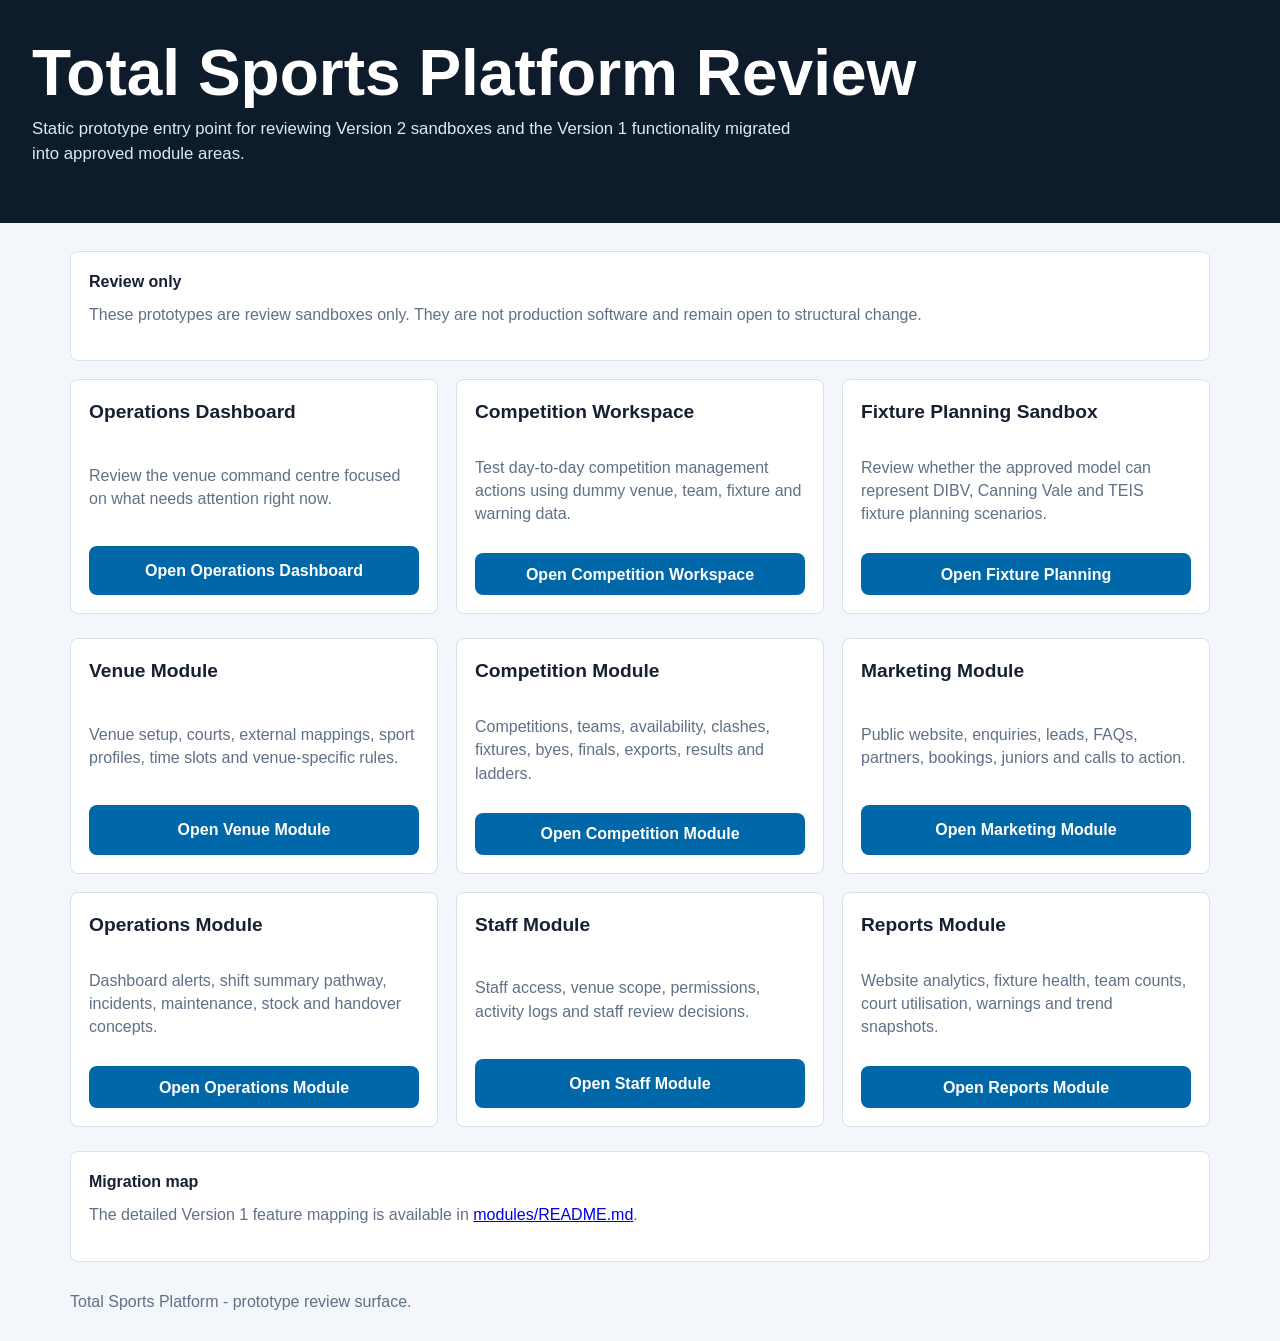
<file: index.html>
﻿<!doctype html>
<html lang="en">
<head>
  <meta charset="utf-8">
  <meta name="viewport" content="width=device-width, initial-scale=1">
  <title>Total Sports Platform Review</title>
  <style>
    :root {
      --ink: #172033;
      --muted: #607086;
      --line: #d8e0e8;
      --paper: #ffffff;
      --soft: #f3f7fb;
      --dark: #0d1b2a;
      --blue: #0067a8;
    }

    * { box-sizing: border-box; }

    body {
      margin: 0;
      color: var(--ink);
      background: var(--soft);
      font-family: Arial, Helvetica, sans-serif;
      line-height: 1.45;
    }

    header {
      padding: 40px 32px;
      color: white;
      background: var(--dark);
    }

    main {
      width: min(1140px, calc(100% - 32px));
      margin: 28px auto;
    }

    h1 {
      margin: 0;
      font-size: clamp(2rem, 5vw, 4rem);
      line-height: 1.05;
    }

    h2 { margin: 0 0 8px; font-size: 1.2rem; }
    p { margin-top: 10px; color: var(--muted); }
    header p { max-width: 760px; color: #dceaf5; font-size: 1.05rem; }

    .note,
    .sandbox-card {
      border: 1px solid var(--line);
      border-radius: 8px;
      background: var(--paper);
    }

    .note { padding: 18px; margin-bottom: 18px; }

    .sandbox-grid {
      display: grid;
      grid-template-columns: repeat(3, minmax(0, 1fr));
      gap: 18px;
      margin-bottom: 24px;
    }

    .sandbox-card {
      display: grid;
      gap: 12px;
      padding: 18px;
    }

    .sandbox-card a {
      display: inline-flex;
      justify-content: center;
      align-items: center;
      min-height: 42px;
      padding: 0 14px;
      border-radius: 8px;
      background: var(--blue);
      color: white;
      font-weight: 700;
      text-decoration: none;
    }

    .sandbox-card a:hover { filter: brightness(0.92); }

    footer {
      width: min(1140px, calc(100% - 32px));
      margin: 28px auto;
      color: var(--muted);
    }

    @media (max-width: 900px) {
      .sandbox-grid { grid-template-columns: 1fr; }
    }
  </style>
</head>
<body>
  <header>
    <h1>Total Sports Platform Review</h1>
    <p>Static prototype entry point for reviewing Version 2 sandboxes and the Version 1 functionality migrated into approved module areas.</p>
  </header>

  <main>
    <section class="note">
      <strong>Review only</strong>
      <p>These prototypes are review sandboxes only. They are not production software and remain open to structural change.</p>
    </section>

    <section class="sandbox-grid" aria-label="Operational review sandboxes">
      <article class="sandbox-card">
        <h2>Operations Dashboard</h2>
        <p>Review the venue command centre focused on what needs attention right now.</p>
        <a href="sandboxes/operations-dashboard/">Open Operations Dashboard</a>
      </article>

      <article class="sandbox-card">
        <h2>Competition Workspace</h2>
        <p>Test day-to-day competition management actions using dummy venue, team, fixture and warning data.</p>
        <a href="sandboxes/competition-workspace/">Open Competition Workspace</a>
      </article>

      <article class="sandbox-card">
        <h2>Fixture Planning Sandbox</h2>
        <p>Review whether the approved model can represent DIBV, Canning Vale and TEIS fixture planning scenarios.</p>
        <a href="sandboxes/fixture-planning/">Open Fixture Planning</a>
      </article>
    </section>

    <section class="sandbox-grid" aria-label="Version 1 migrated module areas">
      <article class="sandbox-card">
        <h2>Venue Module</h2>
        <p>Venue setup, courts, external mappings, sport profiles, time slots and venue-specific rules.</p>
        <a href="modules/venue/">Open Venue Module</a>
      </article>

      <article class="sandbox-card">
        <h2>Competition Module</h2>
        <p>Competitions, teams, availability, clashes, fixtures, byes, finals, exports, results and ladders.</p>
        <a href="modules/competition/">Open Competition Module</a>
      </article>

      <article class="sandbox-card">
        <h2>Marketing Module</h2>
        <p>Public website, enquiries, leads, FAQs, partners, bookings, juniors and calls to action.</p>
        <a href="modules/marketing/">Open Marketing Module</a>
      </article>

      <article class="sandbox-card">
        <h2>Operations Module</h2>
        <p>Dashboard alerts, shift summary pathway, incidents, maintenance, stock and handover concepts.</p>
        <a href="modules/operations/">Open Operations Module</a>
      </article>

      <article class="sandbox-card">
        <h2>Staff Module</h2>
        <p>Staff access, venue scope, permissions, activity logs and staff review decisions.</p>
        <a href="modules/staff/">Open Staff Module</a>
      </article>

      <article class="sandbox-card">
        <h2>Reports Module</h2>
        <p>Website analytics, fixture health, team counts, court utilisation, warnings and trend snapshots.</p>
        <a href="modules/reports/">Open Reports Module</a>
      </article>
    </section>

    <section class="note">
      <strong>Migration map</strong>
      <p>The detailed Version 1 feature mapping is available in <a href="modules/README.md">modules/README.md</a>.</p>
    </section>
  </main>

  <footer>
    <p>Total Sports Platform - prototype review surface.</p>
  </footer>
</body>
</html>
</file>
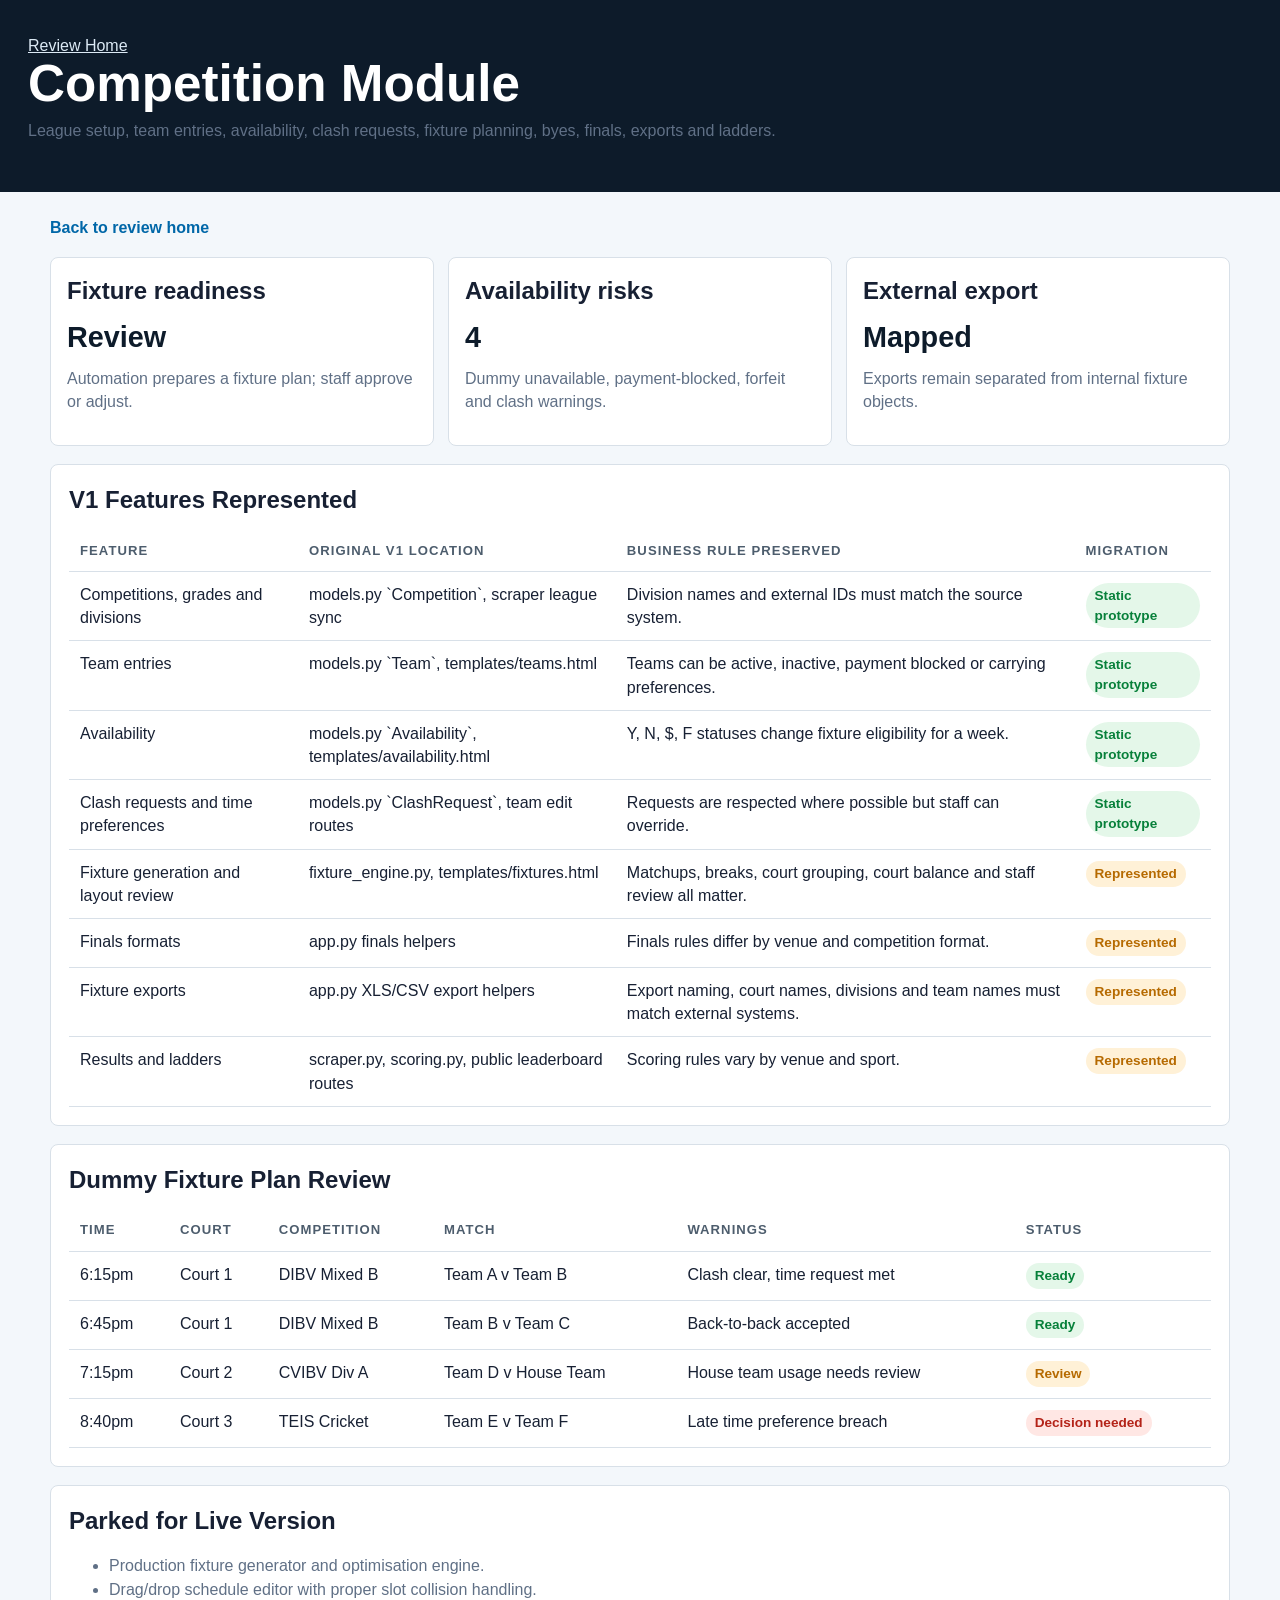
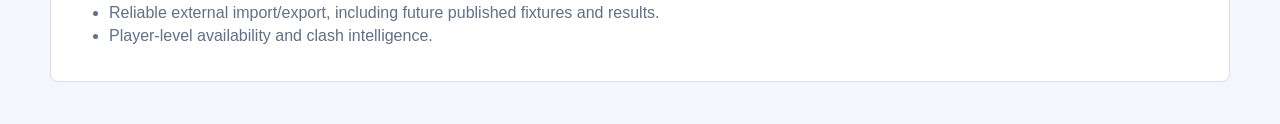
<file: modules/competition/index.html>
﻿<!doctype html>
<html lang="en">
<head>
  <meta charset="utf-8">
  <meta name="viewport" content="width=device-width, initial-scale=1">
  <title>Competition Module | Total Sports Platform Review</title>
  <link rel="stylesheet" href="../styles.css">
</head>
<body>
  <header>
    <a href="../../">Review Home</a>
    <h1>Competition Module</h1>
    <p>League setup, team entries, availability, clash requests, fixture planning, byes, finals, exports and ladders.</p>
  </header>
  <main>
    <a class="back-link" href="../../">Back to review home</a>

    <section class="grid">
      <article class="card"><h2>Fixture readiness</h2><span class="metric">Review</span><p>Automation prepares a fixture plan; staff approve or adjust.</p></article>
      <article class="card"><h2>Availability risks</h2><span class="metric">4</span><p>Dummy unavailable, payment-blocked, forfeit and clash warnings.</p></article>
      <article class="card"><h2>External export</h2><span class="metric">Mapped</span><p>Exports remain separated from internal fixture objects.</p></article>
    </section>

    <section class="section">
      <h2>V1 Features Represented</h2>
      <table>
        <thead><tr><th>Feature</th><th>Original V1 Location</th><th>Business Rule Preserved</th><th>Migration</th></tr></thead>
        <tbody>
          <tr><td>Competitions, grades and divisions</td><td>models.py `Competition`, scraper league sync</td><td>Division names and external IDs must match the source system.</td><td><span class="pill green">Static prototype</span></td></tr>
          <tr><td>Team entries</td><td>models.py `Team`, templates/teams.html</td><td>Teams can be active, inactive, payment blocked or carrying preferences.</td><td><span class="pill green">Static prototype</span></td></tr>
          <tr><td>Availability</td><td>models.py `Availability`, templates/availability.html</td><td>Y, N, $, F statuses change fixture eligibility for a week.</td><td><span class="pill green">Static prototype</span></td></tr>
          <tr><td>Clash requests and time preferences</td><td>models.py `ClashRequest`, team edit routes</td><td>Requests are respected where possible but staff can override.</td><td><span class="pill green">Static prototype</span></td></tr>
          <tr><td>Fixture generation and layout review</td><td>fixture_engine.py, templates/fixtures.html</td><td>Matchups, breaks, court grouping, court balance and staff review all matter.</td><td><span class="pill amber">Represented</span></td></tr>
          <tr><td>Finals formats</td><td>app.py finals helpers</td><td>Finals rules differ by venue and competition format.</td><td><span class="pill amber">Represented</span></td></tr>
          <tr><td>Fixture exports</td><td>app.py XLS/CSV export helpers</td><td>Export naming, court names, divisions and team names must match external systems.</td><td><span class="pill amber">Represented</span></td></tr>
          <tr><td>Results and ladders</td><td>scraper.py, scoring.py, public leaderboard routes</td><td>Scoring rules vary by venue and sport.</td><td><span class="pill amber">Represented</span></td></tr>
        </tbody>
      </table>
    </section>

    <section class="section">
      <h2>Dummy Fixture Plan Review</h2>
      <table>
        <thead><tr><th>Time</th><th>Court</th><th>Competition</th><th>Match</th><th>Warnings</th><th>Status</th></tr></thead>
        <tbody>
          <tr><td>6:15pm</td><td>Court 1</td><td>DIBV Mixed B</td><td>Team A v Team B</td><td>Clash clear, time request met</td><td><span class="pill green">Ready</span></td></tr>
          <tr><td>6:45pm</td><td>Court 1</td><td>DIBV Mixed B</td><td>Team B v Team C</td><td>Back-to-back accepted</td><td><span class="pill green">Ready</span></td></tr>
          <tr><td>7:15pm</td><td>Court 2</td><td>CVIBV Div A</td><td>Team D v House Team</td><td>House team usage needs review</td><td><span class="pill amber">Review</span></td></tr>
          <tr><td>8:40pm</td><td>Court 3</td><td>TEIS Cricket</td><td>Team E v Team F</td><td>Late time preference breach</td><td><span class="pill red">Decision needed</span></td></tr>
        </tbody>
      </table>
    </section>

    <section class="section">
      <h2>Parked for Live Version</h2>
      <ul>
        <li>Production fixture generator and optimisation engine.</li>
        <li>Drag/drop schedule editor with proper slot collision handling.</li>
        <li>Reliable external import/export, including future published fixtures and results.</li>
        <li>Player-level availability and clash intelligence.</li>
      </ul>
    </section>
  </main>
</body>
</html>
</file>
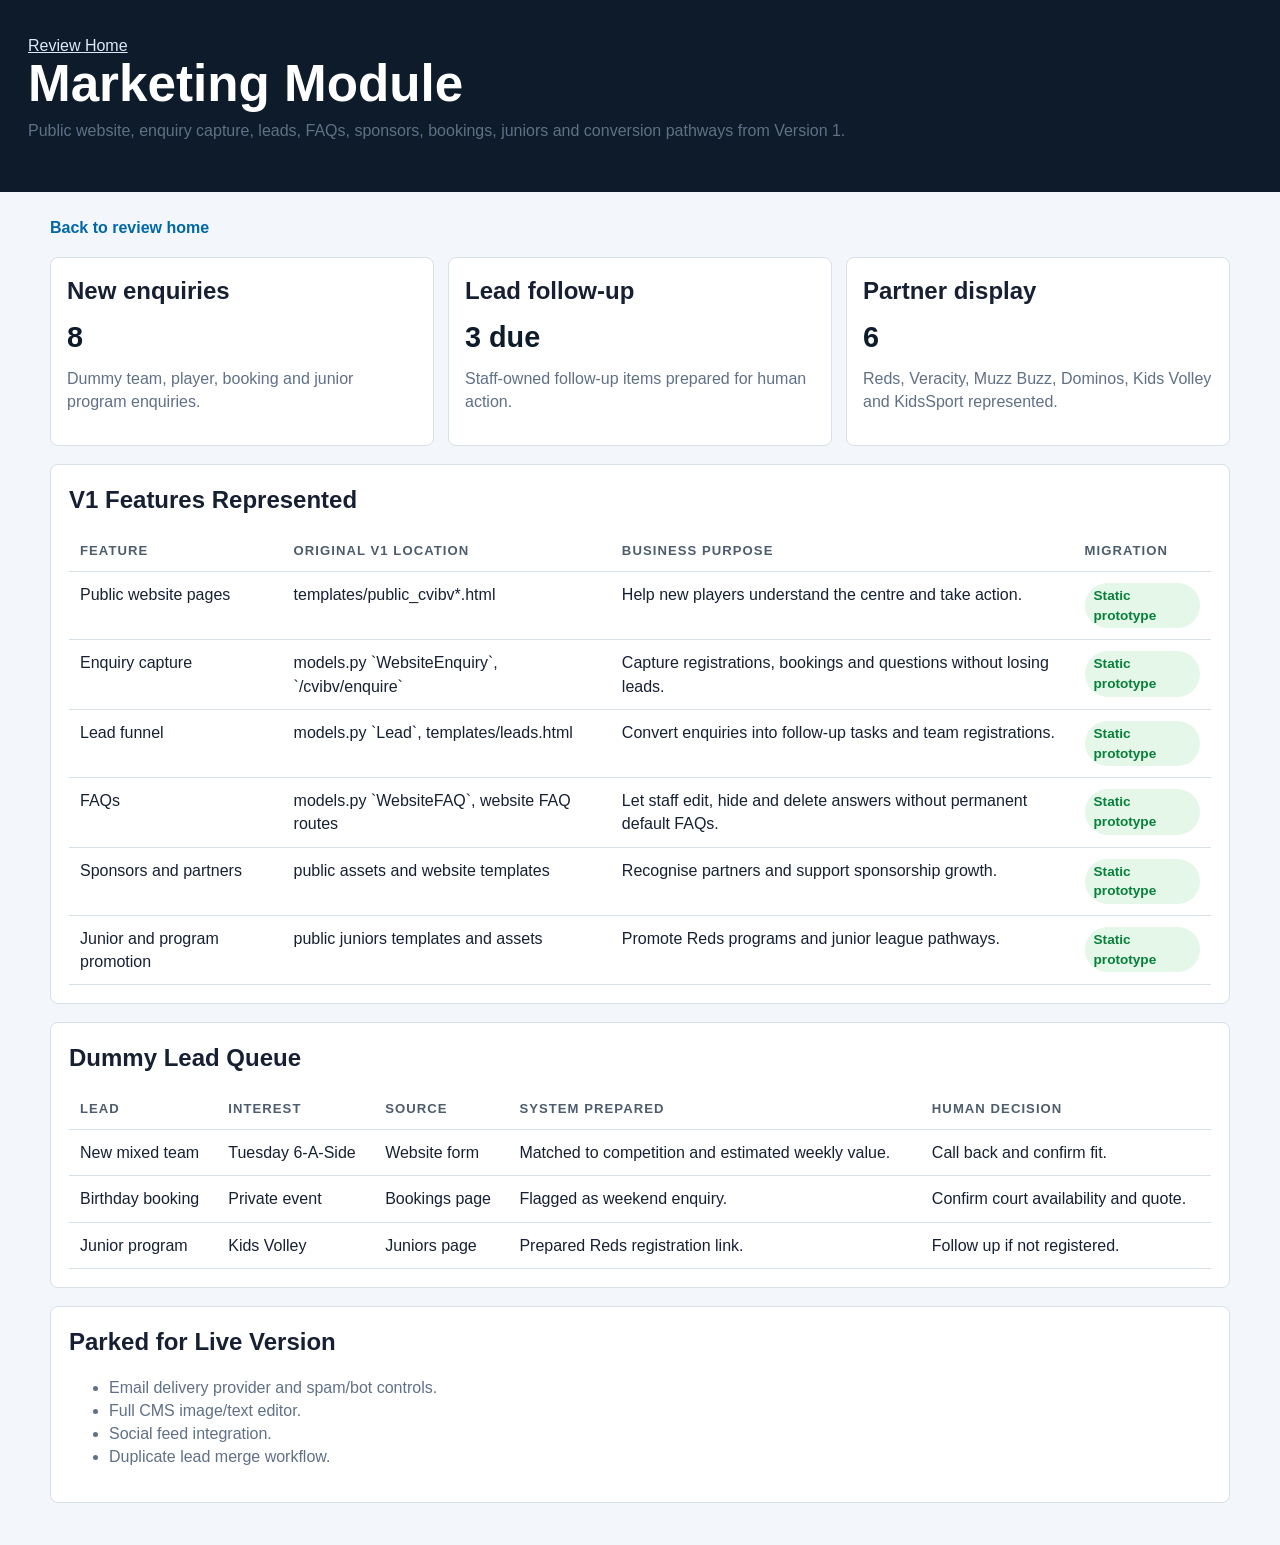
<file: modules/marketing/index.html>
﻿<!doctype html>
<html lang="en">
<head>
  <meta charset="utf-8">
  <meta name="viewport" content="width=device-width, initial-scale=1">
  <title>Marketing Module | Total Sports Platform Review</title>
  <link rel="stylesheet" href="../styles.css">
</head>
<body>
  <header>
    <a href="../../">Review Home</a>
    <h1>Marketing Module</h1>
    <p>Public website, enquiry capture, leads, FAQs, sponsors, bookings, juniors and conversion pathways from Version 1.</p>
  </header>
  <main>
    <a class="back-link" href="../../">Back to review home</a>

    <section class="grid">
      <article class="card"><h2>New enquiries</h2><span class="metric">8</span><p>Dummy team, player, booking and junior program enquiries.</p></article>
      <article class="card"><h2>Lead follow-up</h2><span class="metric">3 due</span><p>Staff-owned follow-up items prepared for human action.</p></article>
      <article class="card"><h2>Partner display</h2><span class="metric">6</span><p>Reds, Veracity, Muzz Buzz, Dominos, Kids Volley and KidsSport represented.</p></article>
    </section>

    <section class="section">
      <h2>V1 Features Represented</h2>
      <table>
        <thead><tr><th>Feature</th><th>Original V1 Location</th><th>Business Purpose</th><th>Migration</th></tr></thead>
        <tbody>
          <tr><td>Public website pages</td><td>templates/public_cvibv*.html</td><td>Help new players understand the centre and take action.</td><td><span class="pill green">Static prototype</span></td></tr>
          <tr><td>Enquiry capture</td><td>models.py `WebsiteEnquiry`, `/cvibv/enquire`</td><td>Capture registrations, bookings and questions without losing leads.</td><td><span class="pill green">Static prototype</span></td></tr>
          <tr><td>Lead funnel</td><td>models.py `Lead`, templates/leads.html</td><td>Convert enquiries into follow-up tasks and team registrations.</td><td><span class="pill green">Static prototype</span></td></tr>
          <tr><td>FAQs</td><td>models.py `WebsiteFAQ`, website FAQ routes</td><td>Let staff edit, hide and delete answers without permanent default FAQs.</td><td><span class="pill green">Static prototype</span></td></tr>
          <tr><td>Sponsors and partners</td><td>public assets and website templates</td><td>Recognise partners and support sponsorship growth.</td><td><span class="pill green">Static prototype</span></td></tr>
          <tr><td>Junior and program promotion</td><td>public juniors templates and assets</td><td>Promote Reds programs and junior league pathways.</td><td><span class="pill green">Static prototype</span></td></tr>
        </tbody>
      </table>
    </section>

    <section class="section">
      <h2>Dummy Lead Queue</h2>
      <table>
        <thead><tr><th>Lead</th><th>Interest</th><th>Source</th><th>System Prepared</th><th>Human Decision</th></tr></thead>
        <tbody>
          <tr><td>New mixed team</td><td>Tuesday 6-A-Side</td><td>Website form</td><td>Matched to competition and estimated weekly value.</td><td>Call back and confirm fit.</td></tr>
          <tr><td>Birthday booking</td><td>Private event</td><td>Bookings page</td><td>Flagged as weekend enquiry.</td><td>Confirm court availability and quote.</td></tr>
          <tr><td>Junior program</td><td>Kids Volley</td><td>Juniors page</td><td>Prepared Reds registration link.</td><td>Follow up if not registered.</td></tr>
        </tbody>
      </table>
    </section>

    <section class="section">
      <h2>Parked for Live Version</h2>
      <ul>
        <li>Email delivery provider and spam/bot controls.</li>
        <li>Full CMS image/text editor.</li>
        <li>Social feed integration.</li>
        <li>Duplicate lead merge workflow.</li>
      </ul>
    </section>
  </main>
</body>
</html>
</file>
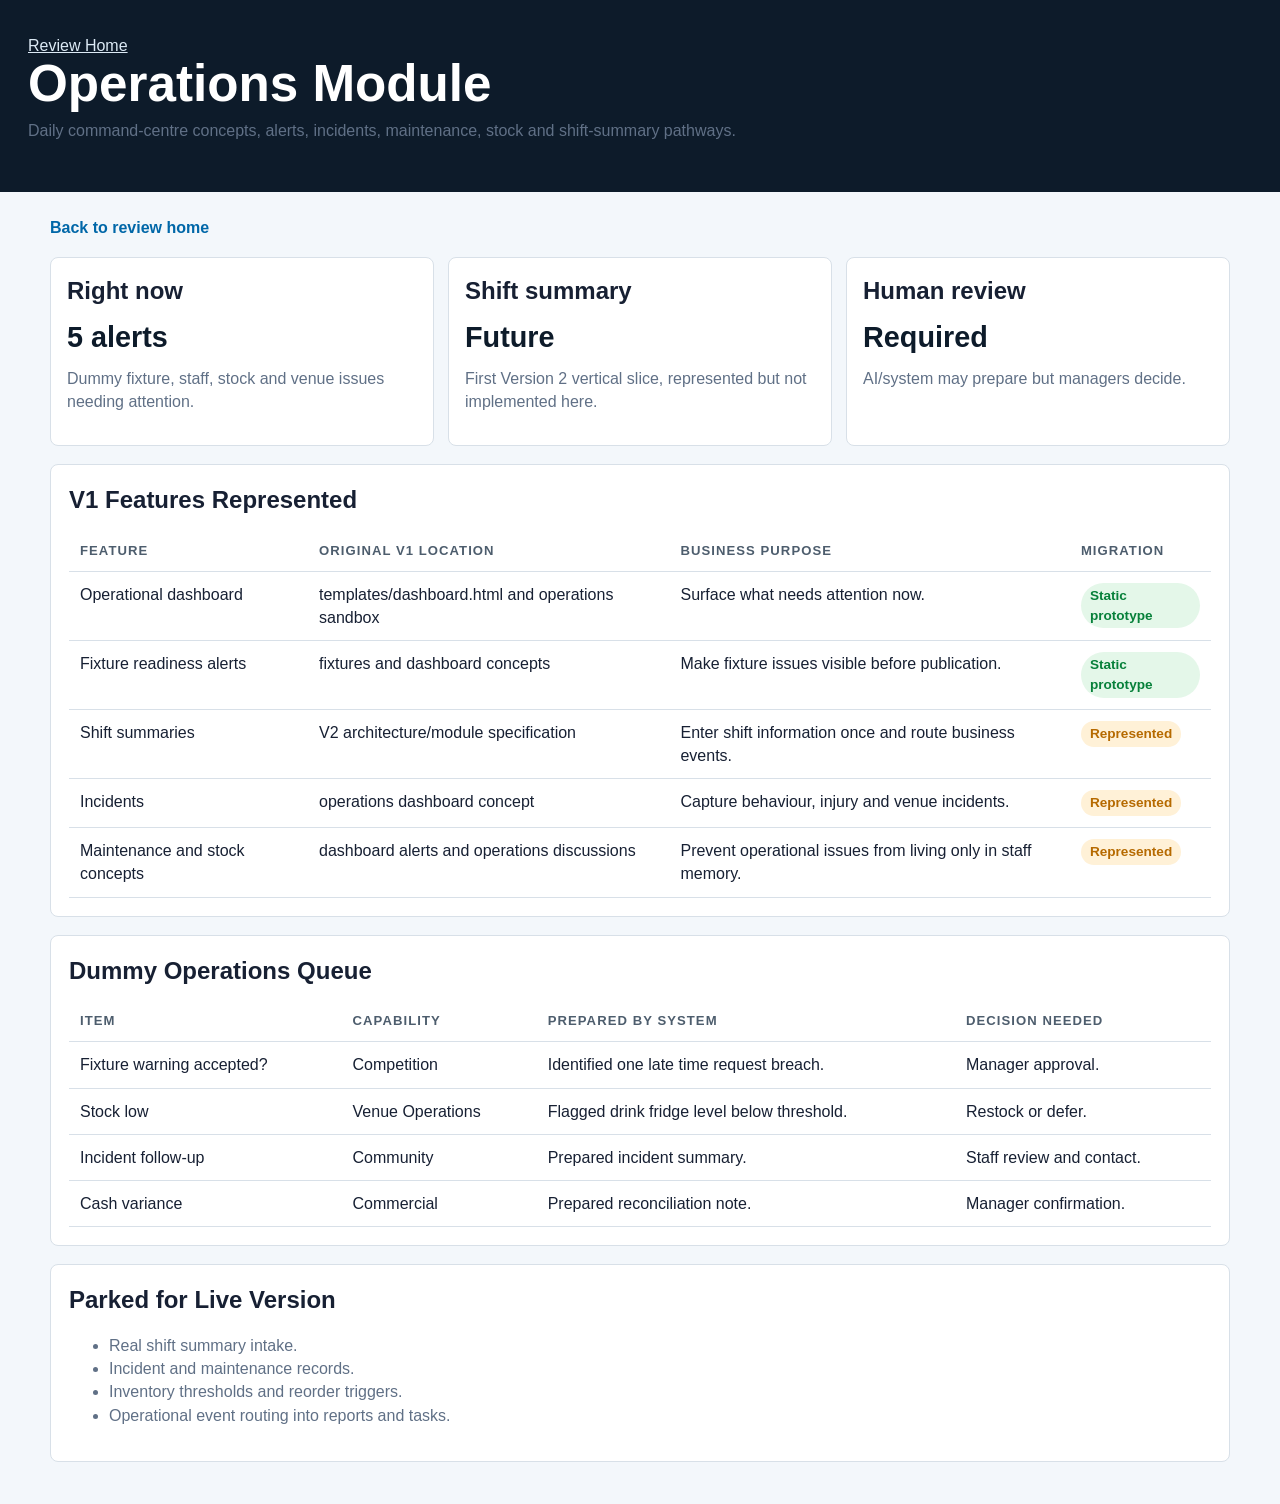
<file: modules/operations/index.html>
﻿<!doctype html>
<html lang="en">
<head>
  <meta charset="utf-8">
  <meta name="viewport" content="width=device-width, initial-scale=1">
  <title>Operations Module | Total Sports Platform Review</title>
  <link rel="stylesheet" href="../styles.css">
</head>
<body>
  <header>
    <a href="../../">Review Home</a>
    <h1>Operations Module</h1>
    <p>Daily command-centre concepts, alerts, incidents, maintenance, stock and shift-summary pathways.</p>
  </header>
  <main>
    <a class="back-link" href="../../">Back to review home</a>

    <section class="grid">
      <article class="card"><h2>Right now</h2><span class="metric">5 alerts</span><p>Dummy fixture, staff, stock and venue issues needing attention.</p></article>
      <article class="card"><h2>Shift summary</h2><span class="metric">Future</span><p>First Version 2 vertical slice, represented but not implemented here.</p></article>
      <article class="card"><h2>Human review</h2><span class="metric">Required</span><p>AI/system may prepare but managers decide.</p></article>
    </section>

    <section class="section">
      <h2>V1 Features Represented</h2>
      <table>
        <thead><tr><th>Feature</th><th>Original V1 Location</th><th>Business Purpose</th><th>Migration</th></tr></thead>
        <tbody>
          <tr><td>Operational dashboard</td><td>templates/dashboard.html and operations sandbox</td><td>Surface what needs attention now.</td><td><span class="pill green">Static prototype</span></td></tr>
          <tr><td>Fixture readiness alerts</td><td>fixtures and dashboard concepts</td><td>Make fixture issues visible before publication.</td><td><span class="pill green">Static prototype</span></td></tr>
          <tr><td>Shift summaries</td><td>V2 architecture/module specification</td><td>Enter shift information once and route business events.</td><td><span class="pill amber">Represented</span></td></tr>
          <tr><td>Incidents</td><td>operations dashboard concept</td><td>Capture behaviour, injury and venue incidents.</td><td><span class="pill amber">Represented</span></td></tr>
          <tr><td>Maintenance and stock concepts</td><td>dashboard alerts and operations discussions</td><td>Prevent operational issues from living only in staff memory.</td><td><span class="pill amber">Represented</span></td></tr>
        </tbody>
      </table>
    </section>

    <section class="section">
      <h2>Dummy Operations Queue</h2>
      <table>
        <thead><tr><th>Item</th><th>Capability</th><th>Prepared By System</th><th>Decision Needed</th></tr></thead>
        <tbody>
          <tr><td>Fixture warning accepted?</td><td>Competition</td><td>Identified one late time request breach.</td><td>Manager approval.</td></tr>
          <tr><td>Stock low</td><td>Venue Operations</td><td>Flagged drink fridge level below threshold.</td><td>Restock or defer.</td></tr>
          <tr><td>Incident follow-up</td><td>Community</td><td>Prepared incident summary.</td><td>Staff review and contact.</td></tr>
          <tr><td>Cash variance</td><td>Commercial</td><td>Prepared reconciliation note.</td><td>Manager confirmation.</td></tr>
        </tbody>
      </table>
    </section>

    <section class="section">
      <h2>Parked for Live Version</h2>
      <ul>
        <li>Real shift summary intake.</li>
        <li>Incident and maintenance records.</li>
        <li>Inventory thresholds and reorder triggers.</li>
        <li>Operational event routing into reports and tasks.</li>
      </ul>
    </section>
  </main>
</body>
</html>
</file>
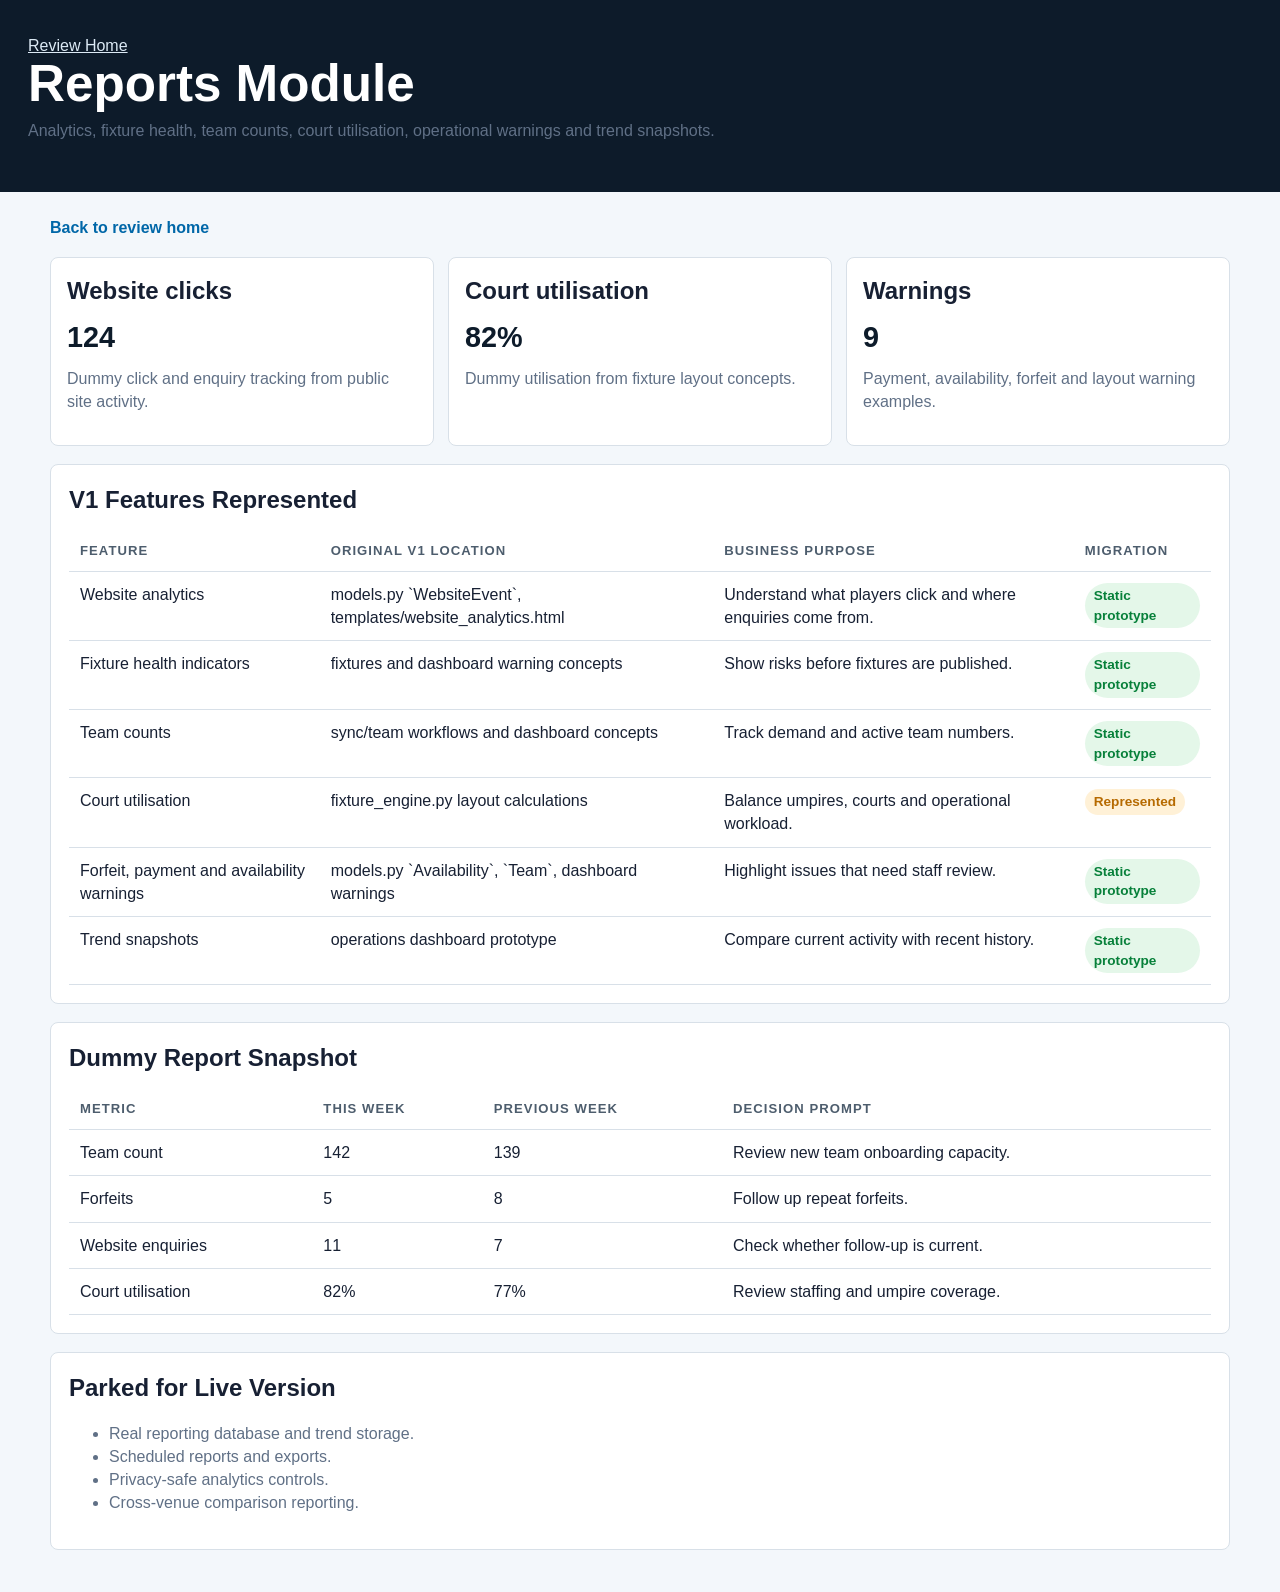
<file: modules/reports/index.html>
﻿<!doctype html>
<html lang="en">
<head>
  <meta charset="utf-8">
  <meta name="viewport" content="width=device-width, initial-scale=1">
  <title>Reports Module | Total Sports Platform Review</title>
  <link rel="stylesheet" href="../styles.css">
</head>
<body>
  <header>
    <a href="../../">Review Home</a>
    <h1>Reports Module</h1>
    <p>Analytics, fixture health, team counts, court utilisation, operational warnings and trend snapshots.</p>
  </header>
  <main>
    <a class="back-link" href="../../">Back to review home</a>

    <section class="grid">
      <article class="card"><h2>Website clicks</h2><span class="metric">124</span><p>Dummy click and enquiry tracking from public site activity.</p></article>
      <article class="card"><h2>Court utilisation</h2><span class="metric">82%</span><p>Dummy utilisation from fixture layout concepts.</p></article>
      <article class="card"><h2>Warnings</h2><span class="metric">9</span><p>Payment, availability, forfeit and layout warning examples.</p></article>
    </section>

    <section class="section">
      <h2>V1 Features Represented</h2>
      <table>
        <thead><tr><th>Feature</th><th>Original V1 Location</th><th>Business Purpose</th><th>Migration</th></tr></thead>
        <tbody>
          <tr><td>Website analytics</td><td>models.py `WebsiteEvent`, templates/website_analytics.html</td><td>Understand what players click and where enquiries come from.</td><td><span class="pill green">Static prototype</span></td></tr>
          <tr><td>Fixture health indicators</td><td>fixtures and dashboard warning concepts</td><td>Show risks before fixtures are published.</td><td><span class="pill green">Static prototype</span></td></tr>
          <tr><td>Team counts</td><td>sync/team workflows and dashboard concepts</td><td>Track demand and active team numbers.</td><td><span class="pill green">Static prototype</span></td></tr>
          <tr><td>Court utilisation</td><td>fixture_engine.py layout calculations</td><td>Balance umpires, courts and operational workload.</td><td><span class="pill amber">Represented</span></td></tr>
          <tr><td>Forfeit, payment and availability warnings</td><td>models.py `Availability`, `Team`, dashboard warnings</td><td>Highlight issues that need staff review.</td><td><span class="pill green">Static prototype</span></td></tr>
          <tr><td>Trend snapshots</td><td>operations dashboard prototype</td><td>Compare current activity with recent history.</td><td><span class="pill green">Static prototype</span></td></tr>
        </tbody>
      </table>
    </section>

    <section class="section">
      <h2>Dummy Report Snapshot</h2>
      <table>
        <thead><tr><th>Metric</th><th>This Week</th><th>Previous Week</th><th>Decision Prompt</th></tr></thead>
        <tbody>
          <tr><td>Team count</td><td>142</td><td>139</td><td>Review new team onboarding capacity.</td></tr>
          <tr><td>Forfeits</td><td>5</td><td>8</td><td>Follow up repeat forfeits.</td></tr>
          <tr><td>Website enquiries</td><td>11</td><td>7</td><td>Check whether follow-up is current.</td></tr>
          <tr><td>Court utilisation</td><td>82%</td><td>77%</td><td>Review staffing and umpire coverage.</td></tr>
        </tbody>
      </table>
    </section>

    <section class="section">
      <h2>Parked for Live Version</h2>
      <ul>
        <li>Real reporting database and trend storage.</li>
        <li>Scheduled reports and exports.</li>
        <li>Privacy-safe analytics controls.</li>
        <li>Cross-venue comparison reporting.</li>
      </ul>
    </section>
  </main>
</body>
</html>
</file>
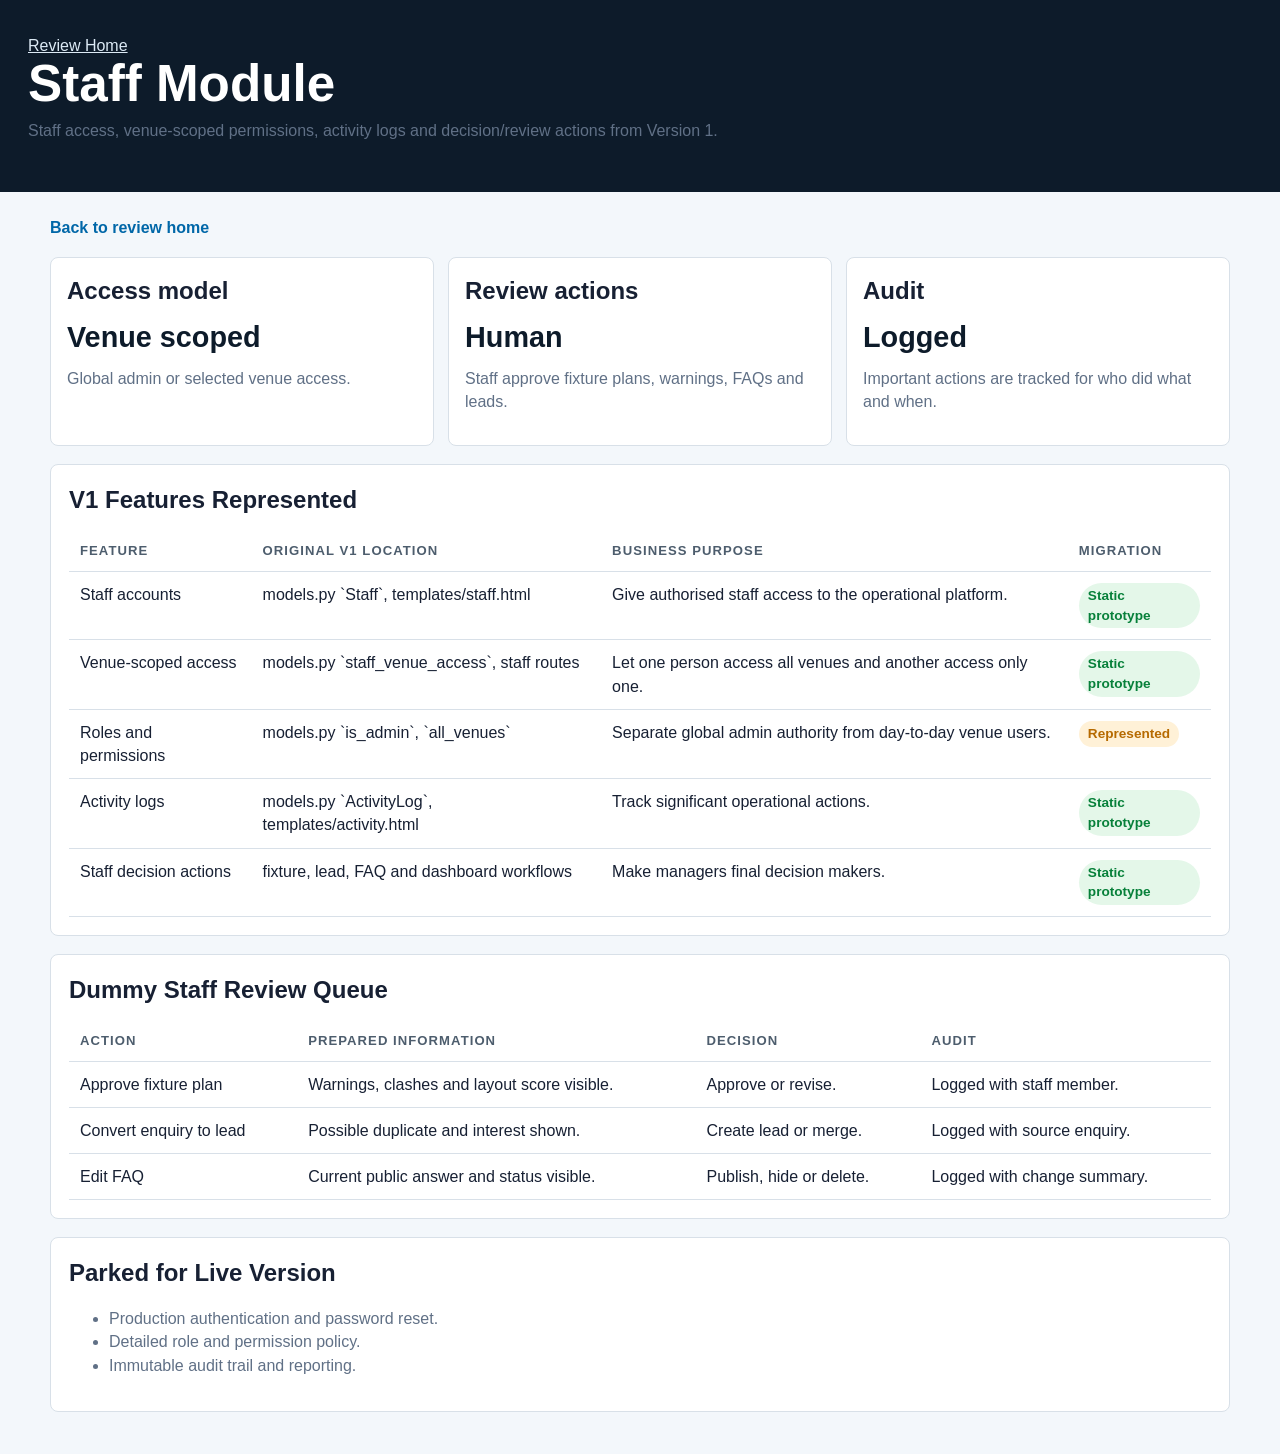
<file: modules/staff/index.html>
﻿<!doctype html>
<html lang="en">
<head>
  <meta charset="utf-8">
  <meta name="viewport" content="width=device-width, initial-scale=1">
  <title>Staff Module | Total Sports Platform Review</title>
  <link rel="stylesheet" href="../styles.css">
</head>
<body>
  <header>
    <a href="../../">Review Home</a>
    <h1>Staff Module</h1>
    <p>Staff access, venue-scoped permissions, activity logs and decision/review actions from Version 1.</p>
  </header>
  <main>
    <a class="back-link" href="../../">Back to review home</a>

    <section class="grid">
      <article class="card"><h2>Access model</h2><span class="metric">Venue scoped</span><p>Global admin or selected venue access.</p></article>
      <article class="card"><h2>Review actions</h2><span class="metric">Human</span><p>Staff approve fixture plans, warnings, FAQs and leads.</p></article>
      <article class="card"><h2>Audit</h2><span class="metric">Logged</span><p>Important actions are tracked for who did what and when.</p></article>
    </section>

    <section class="section">
      <h2>V1 Features Represented</h2>
      <table>
        <thead><tr><th>Feature</th><th>Original V1 Location</th><th>Business Purpose</th><th>Migration</th></tr></thead>
        <tbody>
          <tr><td>Staff accounts</td><td>models.py `Staff`, templates/staff.html</td><td>Give authorised staff access to the operational platform.</td><td><span class="pill green">Static prototype</span></td></tr>
          <tr><td>Venue-scoped access</td><td>models.py `staff_venue_access`, staff routes</td><td>Let one person access all venues and another access only one.</td><td><span class="pill green">Static prototype</span></td></tr>
          <tr><td>Roles and permissions</td><td>models.py `is_admin`, `all_venues`</td><td>Separate global admin authority from day-to-day venue users.</td><td><span class="pill amber">Represented</span></td></tr>
          <tr><td>Activity logs</td><td>models.py `ActivityLog`, templates/activity.html</td><td>Track significant operational actions.</td><td><span class="pill green">Static prototype</span></td></tr>
          <tr><td>Staff decision actions</td><td>fixture, lead, FAQ and dashboard workflows</td><td>Make managers final decision makers.</td><td><span class="pill green">Static prototype</span></td></tr>
        </tbody>
      </table>
    </section>

    <section class="section">
      <h2>Dummy Staff Review Queue</h2>
      <table>
        <thead><tr><th>Action</th><th>Prepared Information</th><th>Decision</th><th>Audit</th></tr></thead>
        <tbody>
          <tr><td>Approve fixture plan</td><td>Warnings, clashes and layout score visible.</td><td>Approve or revise.</td><td>Logged with staff member.</td></tr>
          <tr><td>Convert enquiry to lead</td><td>Possible duplicate and interest shown.</td><td>Create lead or merge.</td><td>Logged with source enquiry.</td></tr>
          <tr><td>Edit FAQ</td><td>Current public answer and status visible.</td><td>Publish, hide or delete.</td><td>Logged with change summary.</td></tr>
        </tbody>
      </table>
    </section>

    <section class="section">
      <h2>Parked for Live Version</h2>
      <ul>
        <li>Production authentication and password reset.</li>
        <li>Detailed role and permission policy.</li>
        <li>Immutable audit trail and reporting.</li>
      </ul>
    </section>
  </main>
</body>
</html>
</file>
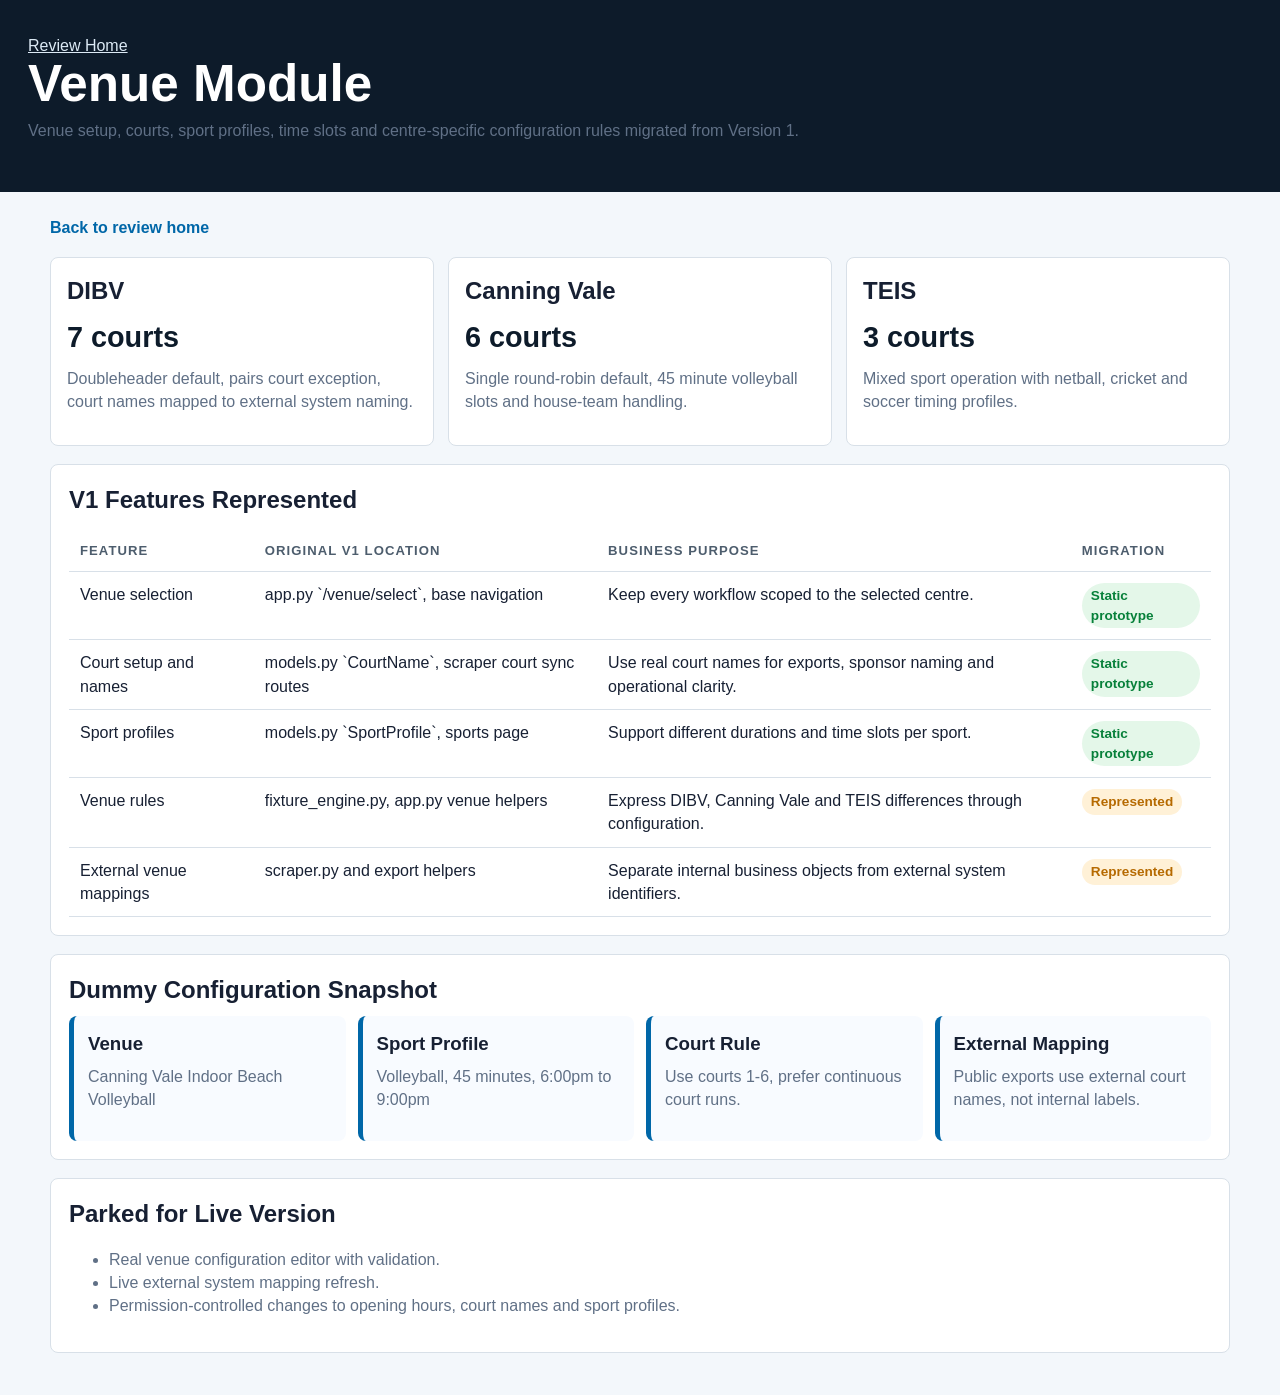
<file: modules/venue/index.html>
﻿<!doctype html>
<html lang="en">
<head>
  <meta charset="utf-8">
  <meta name="viewport" content="width=device-width, initial-scale=1">
  <title>Venue Module | Total Sports Platform Review</title>
  <link rel="stylesheet" href="../styles.css">
</head>
<body>
  <header>
    <a href="../../">Review Home</a>
    <h1>Venue Module</h1>
    <p>Venue setup, courts, sport profiles, time slots and centre-specific configuration rules migrated from Version 1.</p>
  </header>
  <main>
    <a class="back-link" href="../../">Back to review home</a>

    <section class="grid">
      <article class="card"><h2>DIBV</h2><span class="metric">7 courts</span><p>Doubleheader default, pairs court exception, court names mapped to external system naming.</p></article>
      <article class="card"><h2>Canning Vale</h2><span class="metric">6 courts</span><p>Single round-robin default, 45 minute volleyball slots and house-team handling.</p></article>
      <article class="card"><h2>TEIS</h2><span class="metric">3 courts</span><p>Mixed sport operation with netball, cricket and soccer timing profiles.</p></article>
    </section>

    <section class="section">
      <h2>V1 Features Represented</h2>
      <table>
        <thead><tr><th>Feature</th><th>Original V1 Location</th><th>Business Purpose</th><th>Migration</th></tr></thead>
        <tbody>
          <tr><td>Venue selection</td><td>app.py `/venue/select`, base navigation</td><td>Keep every workflow scoped to the selected centre.</td><td><span class="pill green">Static prototype</span></td></tr>
          <tr><td>Court setup and names</td><td>models.py `CourtName`, scraper court sync routes</td><td>Use real court names for exports, sponsor naming and operational clarity.</td><td><span class="pill green">Static prototype</span></td></tr>
          <tr><td>Sport profiles</td><td>models.py `SportProfile`, sports page</td><td>Support different durations and time slots per sport.</td><td><span class="pill green">Static prototype</span></td></tr>
          <tr><td>Venue rules</td><td>fixture_engine.py, app.py venue helpers</td><td>Express DIBV, Canning Vale and TEIS differences through configuration.</td><td><span class="pill amber">Represented</span></td></tr>
          <tr><td>External venue mappings</td><td>scraper.py and export helpers</td><td>Separate internal business objects from external system identifiers.</td><td><span class="pill amber">Represented</span></td></tr>
        </tbody>
      </table>
    </section>

    <section class="section">
      <h2>Dummy Configuration Snapshot</h2>
      <div class="workflow">
        <div class="step"><h3>Venue</h3><p>Canning Vale Indoor Beach Volleyball</p></div>
        <div class="step"><h3>Sport Profile</h3><p>Volleyball, 45 minutes, 6:00pm to 9:00pm</p></div>
        <div class="step"><h3>Court Rule</h3><p>Use courts 1-6, prefer continuous court runs.</p></div>
        <div class="step"><h3>External Mapping</h3><p>Public exports use external court names, not internal labels.</p></div>
      </div>
    </section>

    <section class="section">
      <h2>Parked for Live Version</h2>
      <ul>
        <li>Real venue configuration editor with validation.</li>
        <li>Live external system mapping refresh.</li>
        <li>Permission-controlled changes to opening hours, court names and sport profiles.</li>
      </ul>
    </section>
  </main>
</body>
</html>
</file>
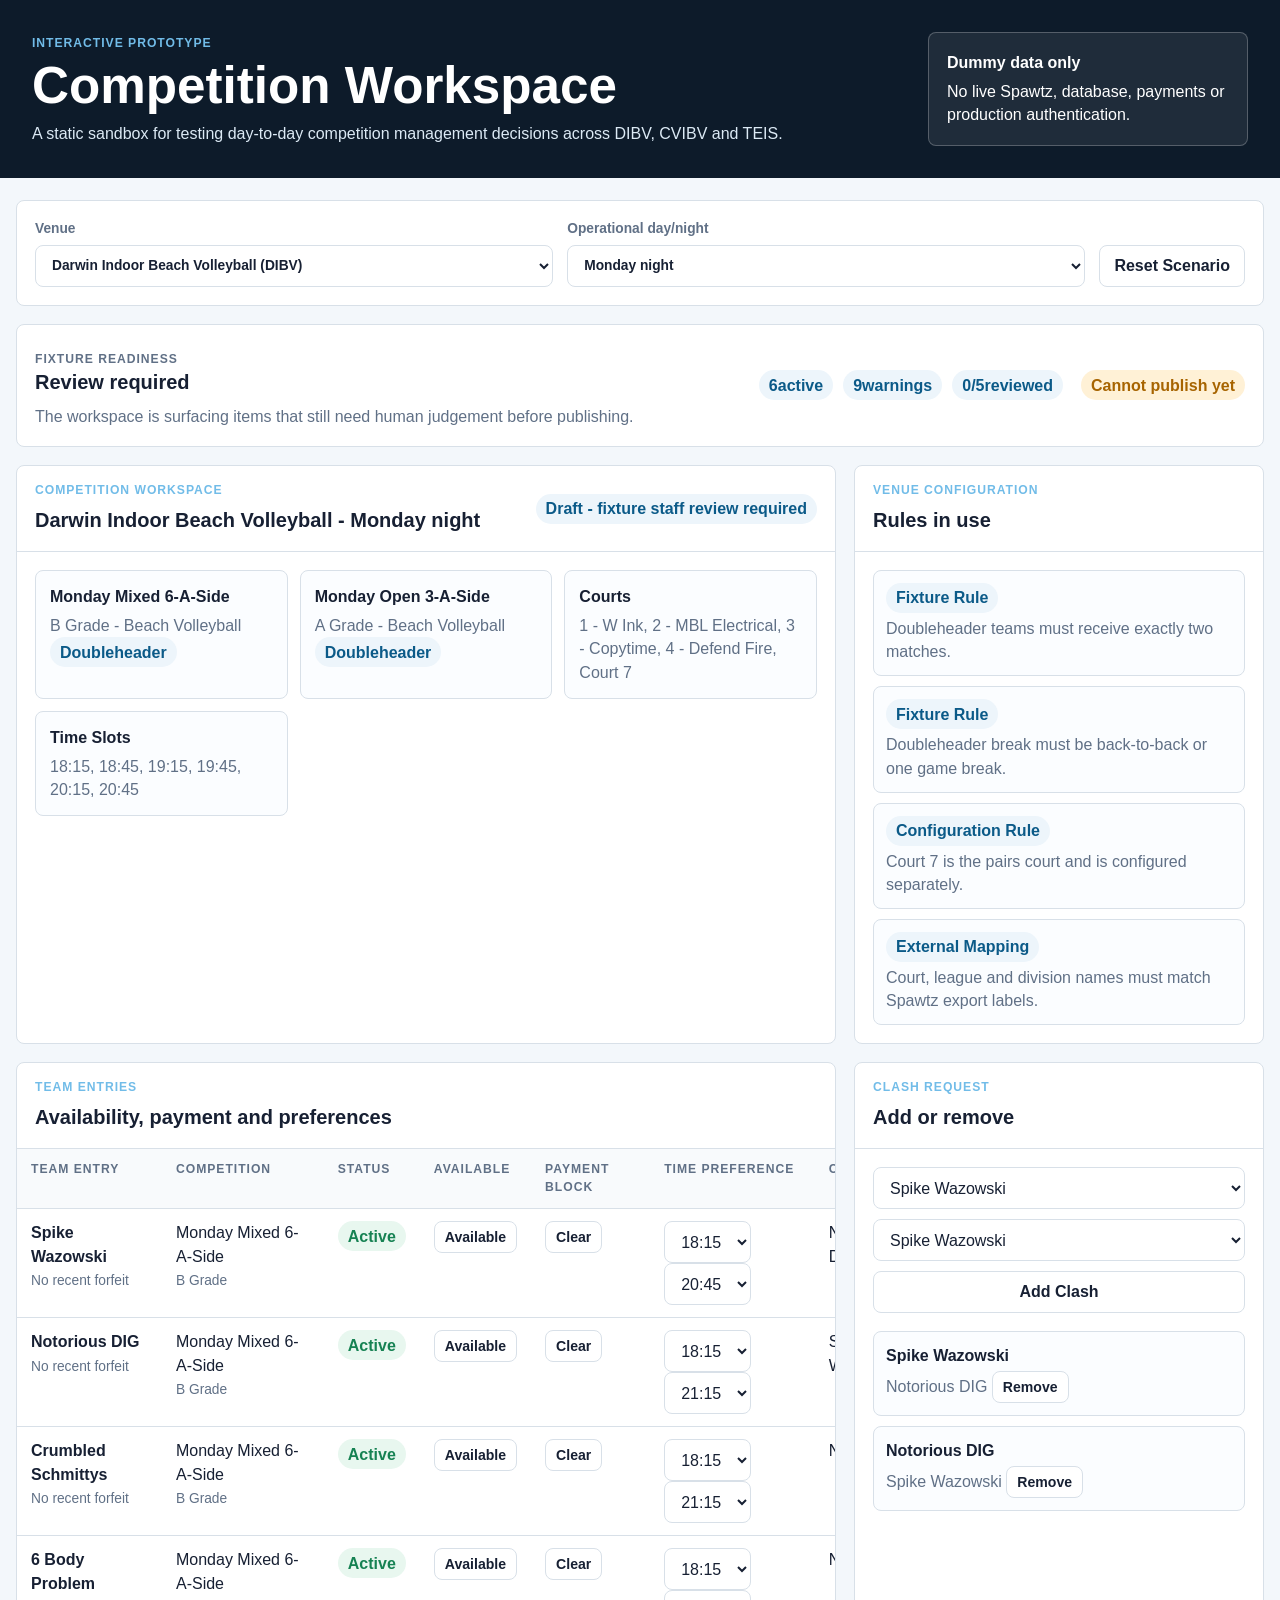
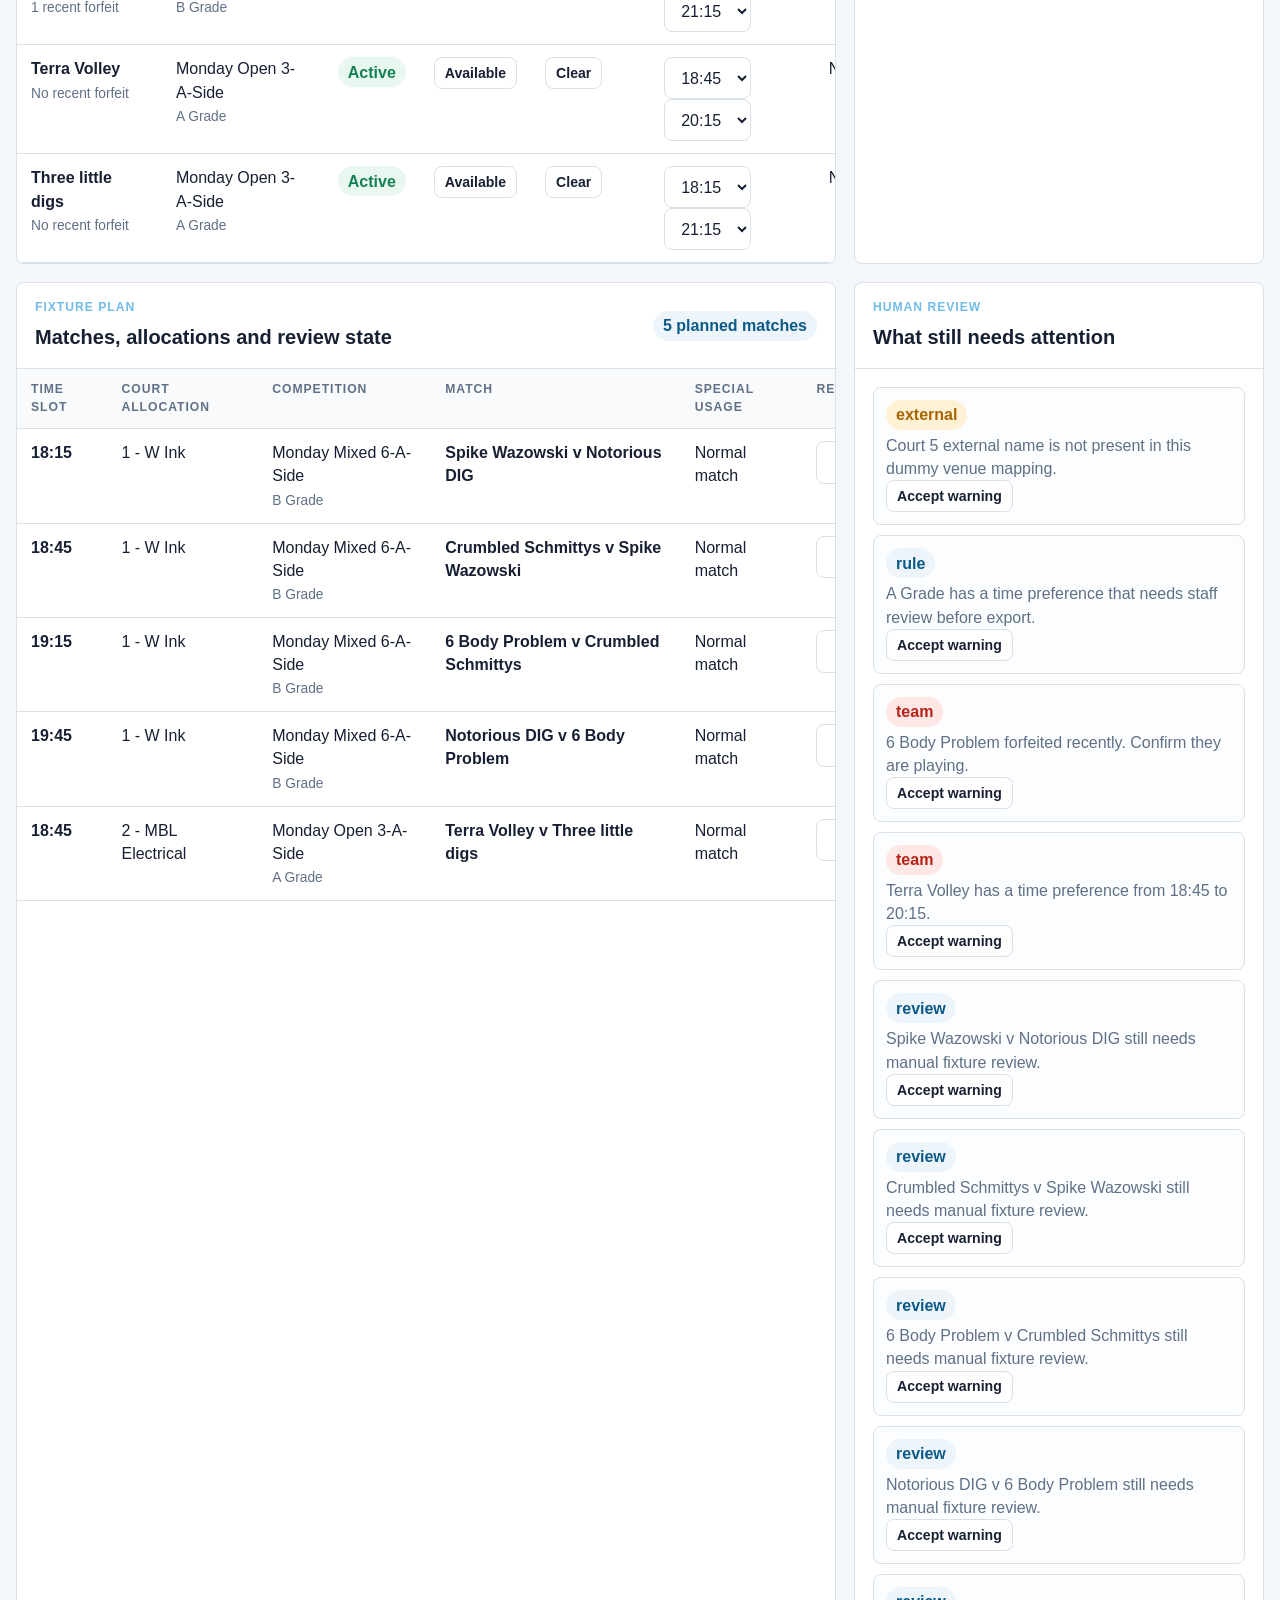
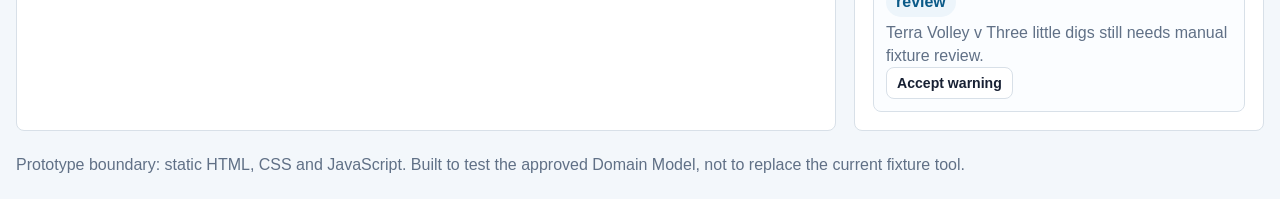
<file: sandboxes/competition-workspace/index.html>
<!doctype html>
<html lang="en">
<head>
  <meta charset="utf-8">
  <meta name="viewport" content="width=device-width, initial-scale=1">
  <title>Total Sports Platform Competition Workspace Prototype</title>
  <link rel="stylesheet" href="styles.css">
</head>
<body>
  <header class="app-header">
    <div>
      <p class="eyebrow">Interactive prototype</p>
      <h1>Competition Workspace</h1>
      <p class="intro">A static sandbox for testing day-to-day competition management decisions across DIBV, CVIBV and TEIS.</p>
    </div>
    <aside class="prototype-note">
      <strong>Dummy data only</strong>
      <span>No live Spawtz, database, payments or production authentication.</span>
    </aside>
  </header>

  <main>
    <section class="controls" aria-label="Workspace selectors">
      <label>
        Venue
        <select id="venueSelect"></select>
      </label>
      <label>
        Operational day/night
        <select id="daySelect"></select>
      </label>
      <button id="resetButton" type="button">Reset Scenario</button>
    </section>

    <section class="readiness" aria-live="polite">
      <div>
        <p class="eyebrow">Fixture Readiness</p>
        <h2 id="readinessTitle">Review required</h2>
        <p id="readinessSummary"></p>
      </div>
      <div class="readiness-metrics">
        <span><strong id="activeCount">0</strong> active</span>
        <span><strong id="warningCount">0</strong> warnings</span>
        <span><strong id="reviewedCount">0</strong> reviewed</span>
      </div>
      <div id="publishBadge" class="publish-badge">Cannot publish yet</div>
    </section>

    <section class="workspace-grid">
      <article class="panel panel-wide">
        <div class="panel-header">
          <div>
            <p class="eyebrow">Competition Workspace</p>
            <h2 id="workspaceTitle"></h2>
          </div>
          <span id="staffStatus" class="status-chip"></span>
        </div>
        <div id="competitionCards" class="card-grid"></div>
      </article>

      <article class="panel">
        <div class="panel-header">
          <div>
            <p class="eyebrow">Venue Configuration</p>
            <h2>Rules in use</h2>
          </div>
        </div>
        <div id="ruleList" class="stack-list"></div>
      </article>

      <article class="panel panel-wide">
        <div class="panel-header">
          <div>
            <p class="eyebrow">Team Entries</p>
            <h2>Availability, payment and preferences</h2>
          </div>
        </div>
        <div class="table-wrap">
          <table>
            <thead>
              <tr>
                <th>Team Entry</th>
                <th>Competition</th>
                <th>Status</th>
                <th>Available</th>
                <th>Payment Block</th>
                <th>Time Preference</th>
                <th>Clashes</th>
              </tr>
            </thead>
            <tbody id="teamRows"></tbody>
          </table>
        </div>
      </article>

      <article class="panel">
        <div class="panel-header">
          <div>
            <p class="eyebrow">Clash Request</p>
            <h2>Add or remove</h2>
          </div>
        </div>
        <div class="clash-builder">
          <select id="clashTeamA"></select>
          <select id="clashTeamB"></select>
          <button id="addClashButton" type="button">Add Clash</button>
        </div>
        <div id="clashList" class="stack-list"></div>
      </article>

      <article class="panel panel-wide">
        <div class="panel-header">
          <div>
            <p class="eyebrow">Fixture Plan</p>
            <h2>Matches, allocations and review state</h2>
          </div>
          <span id="fixturePlanStatus" class="status-chip"></span>
        </div>
        <div class="table-wrap">
          <table>
            <thead>
              <tr>
                <th>Time Slot</th>
                <th>Court Allocation</th>
                <th>Competition</th>
                <th>Match</th>
                <th>Special Usage</th>
                <th>Reviewed</th>
              </tr>
            </thead>
            <tbody id="matchRows"></tbody>
          </table>
        </div>
      </article>

      <article class="panel">
        <div class="panel-header">
          <div>
            <p class="eyebrow">Human Review</p>
            <h2>What still needs attention</h2>
          </div>
        </div>
        <div id="warningList" class="stack-list"></div>
      </article>
    </section>
  </main>

  <footer>
    <p>Prototype boundary: static HTML, CSS and JavaScript. Built to test the approved Domain Model, not to replace the current fixture tool.</p>
  </footer>

  <script src="workspace.js"></script>
</body>
</html>
</file>
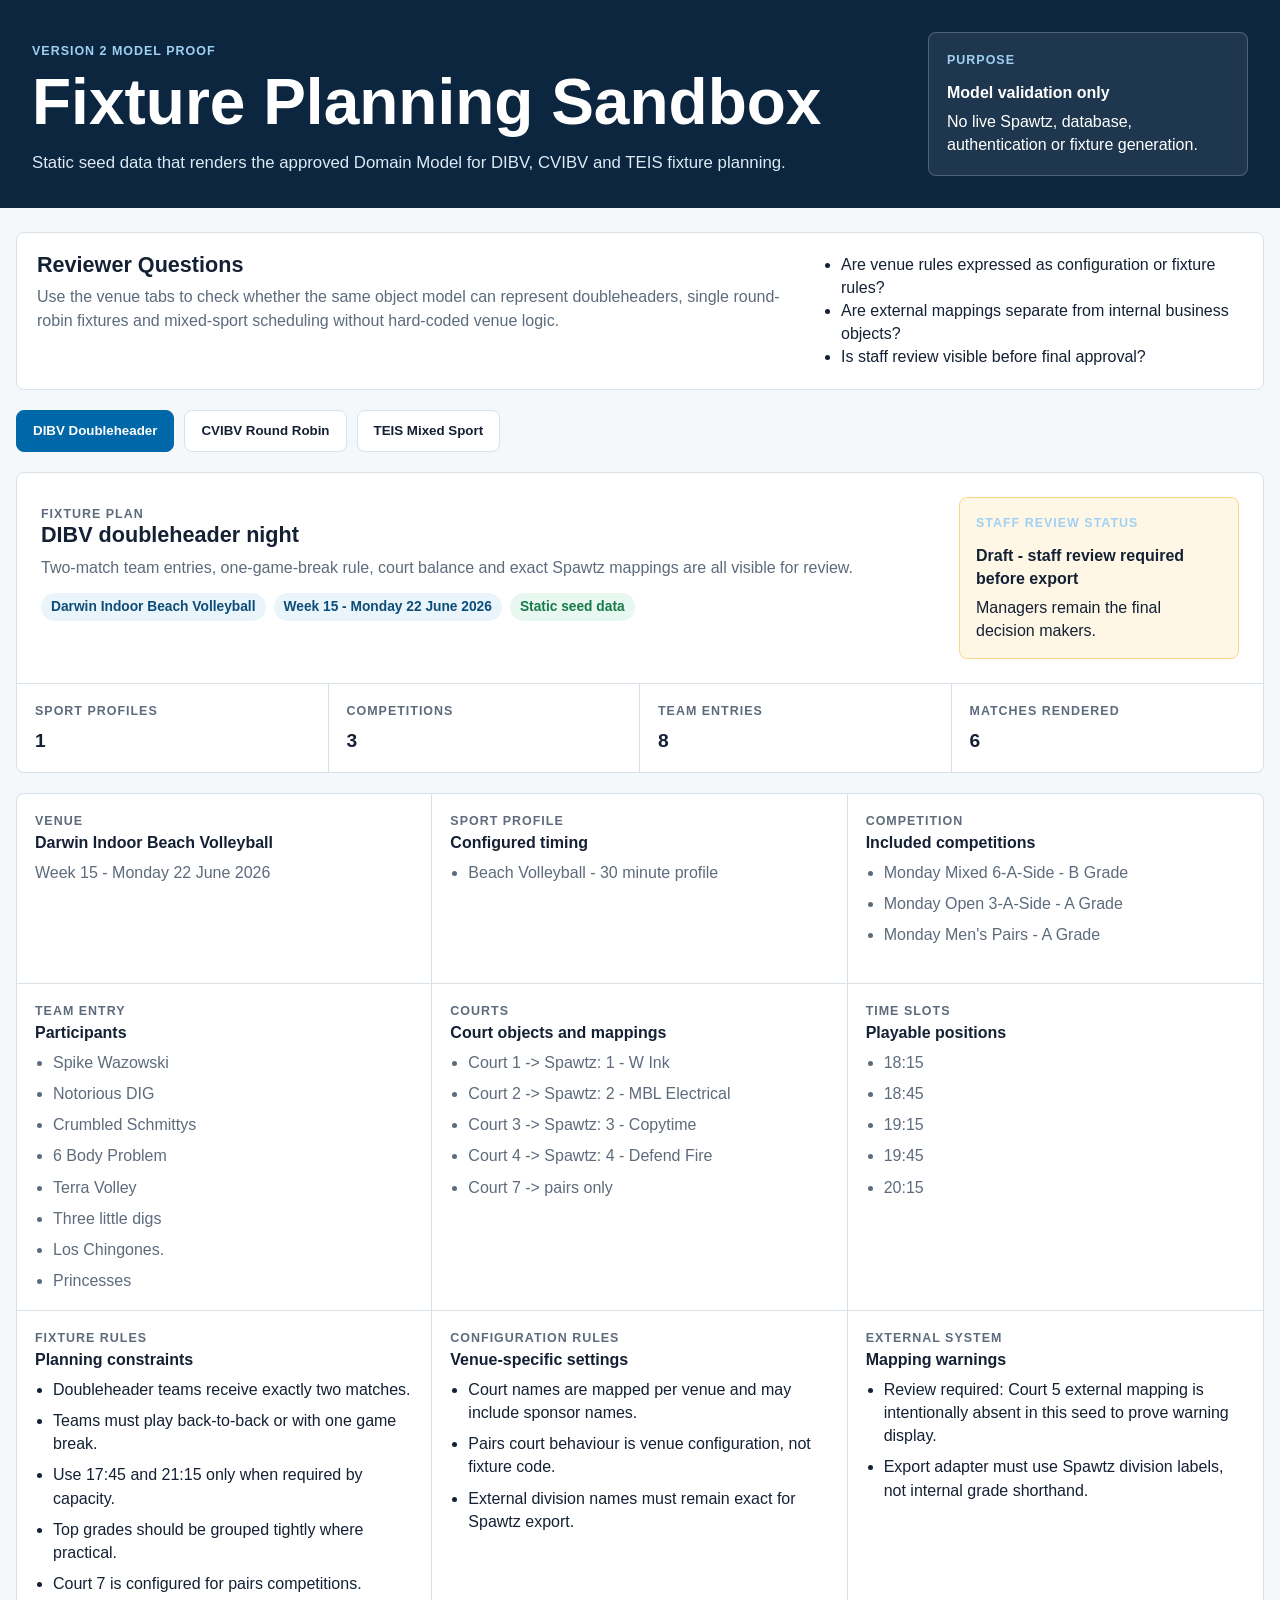
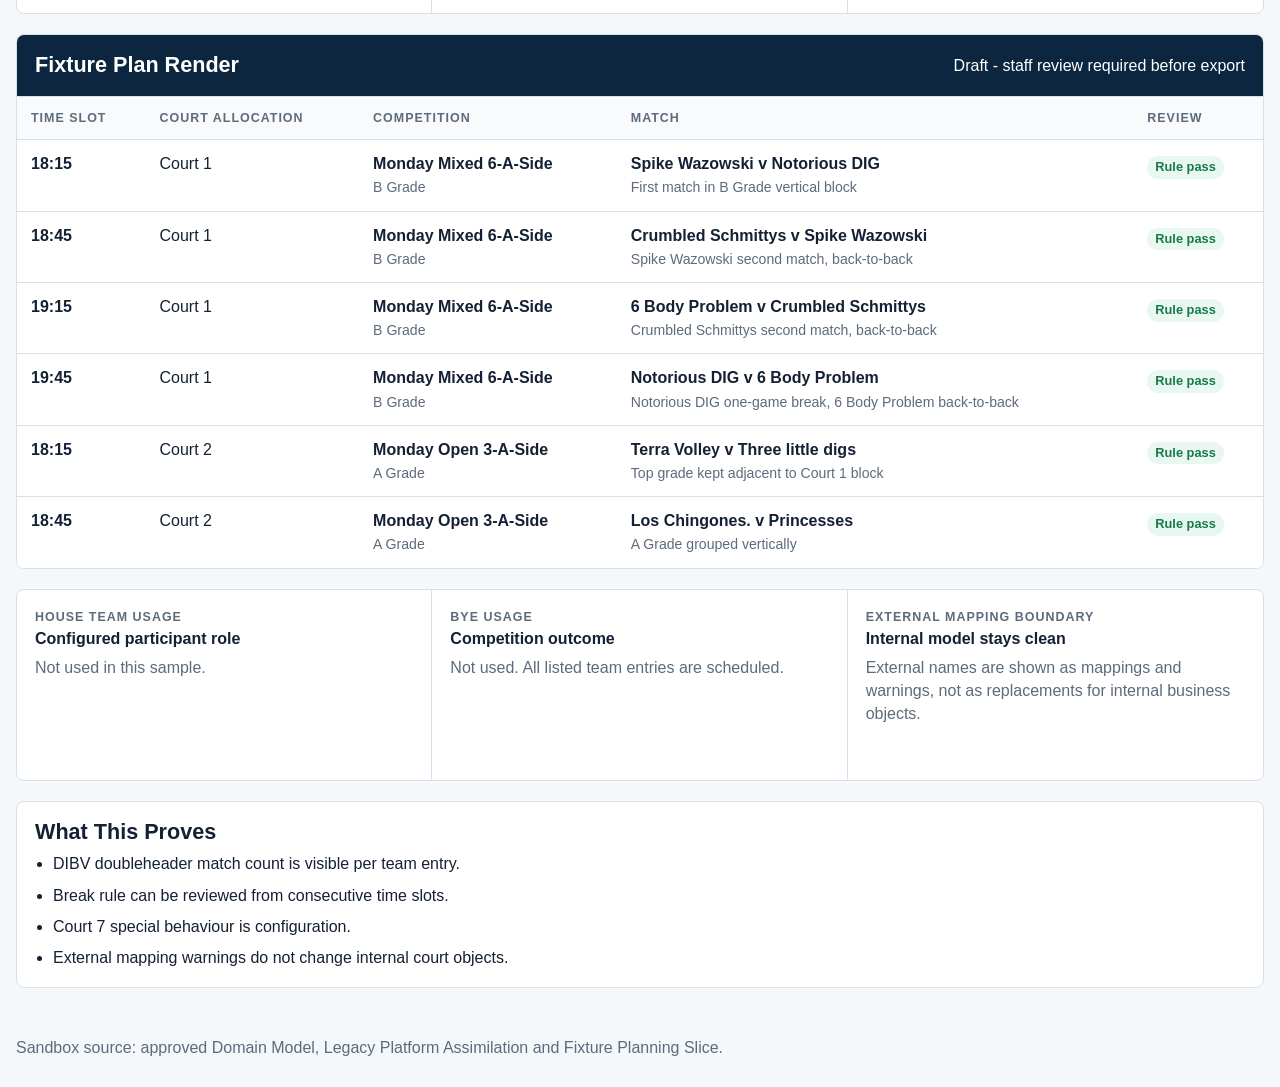
<file: sandboxes/fixture-planning/index.html>
<!doctype html>
<html lang="en">
<head>
  <meta charset="utf-8">
  <meta name="viewport" content="width=device-width, initial-scale=1">
  <title>Total Sports Platform Fixture Planning Sandbox</title>
  <link rel="stylesheet" href="styles.css">
</head>
<body>
  <header class="site-header">
    <div>
      <p class="eyebrow">Version 2 model proof</p>
      <h1>Fixture Planning Sandbox</h1>
      <p class="intro">
        Static seed data that renders the approved Domain Model for DIBV, CVIBV and TEIS fixture planning.
      </p>
    </div>
    <div class="status-card">
      <span class="status-label">Purpose</span>
      <strong>Model validation only</strong>
      <span>No live Spawtz, database, authentication or fixture generation.</span>
    </div>
  </header>

  <main>
    <section class="review-panel" aria-labelledby="review-heading">
      <div>
        <h2 id="review-heading">Reviewer Questions</h2>
        <p>
          Use the venue tabs to check whether the same object model can represent doubleheaders,
          single round-robin fixtures and mixed-sport scheduling without hard-coded venue logic.
        </p>
      </div>
      <ul class="question-list">
        <li>Are venue rules expressed as configuration or fixture rules?</li>
        <li>Are external mappings separate from internal business objects?</li>
        <li>Is staff review visible before final approval?</li>
      </ul>
    </section>

    <nav class="scenario-tabs" aria-label="Fixture scenarios">
      <button class="tab is-active" type="button" data-scenario="dibv">DIBV Doubleheader</button>
      <button class="tab" type="button" data-scenario="cvibv">CVIBV Round Robin</button>
      <button class="tab" type="button" data-scenario="teis">TEIS Mixed Sport</button>
    </nav>

    <section id="scenario-root" aria-live="polite"></section>
  </main>

  <footer>
    <p>
      Sandbox source: approved Domain Model, Legacy Platform Assimilation and Fixture Planning Slice.
    </p>
  </footer>

  <script src="sandbox.js"></script>
</body>
</html>
</file>
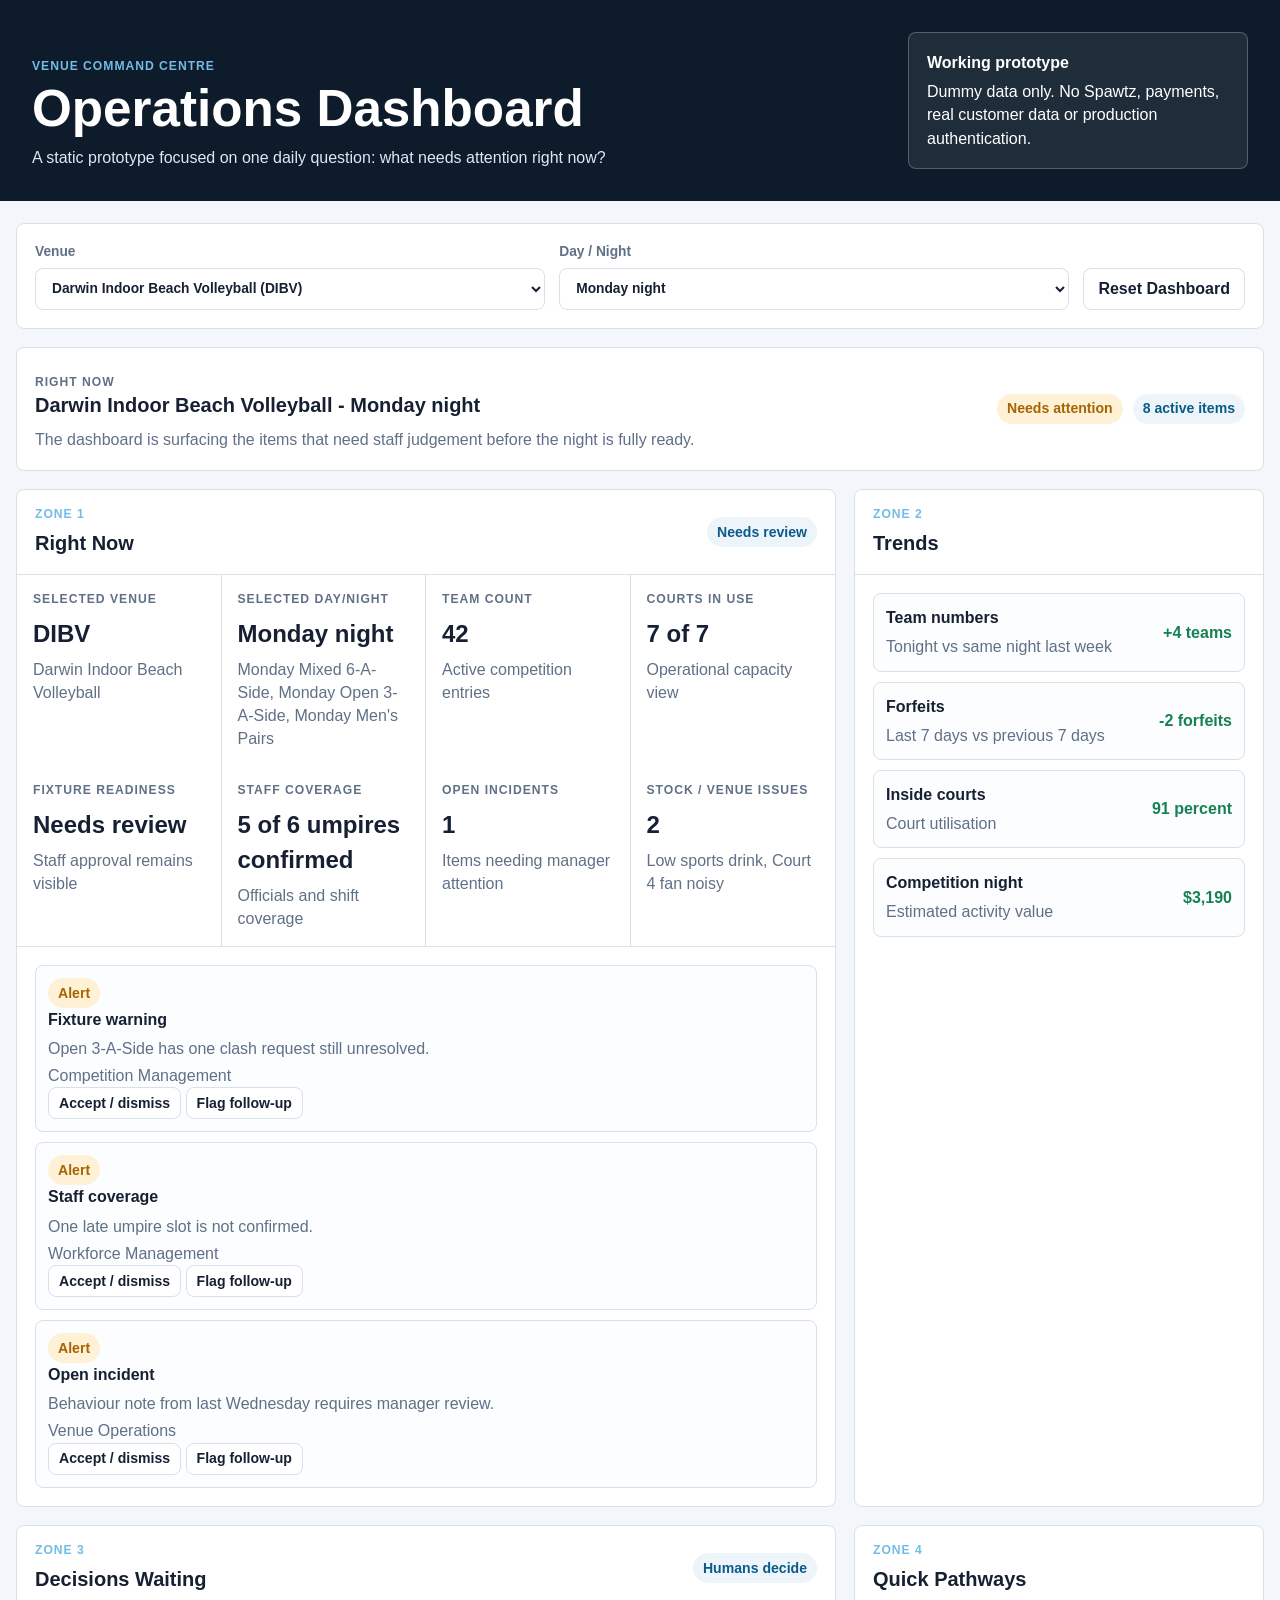
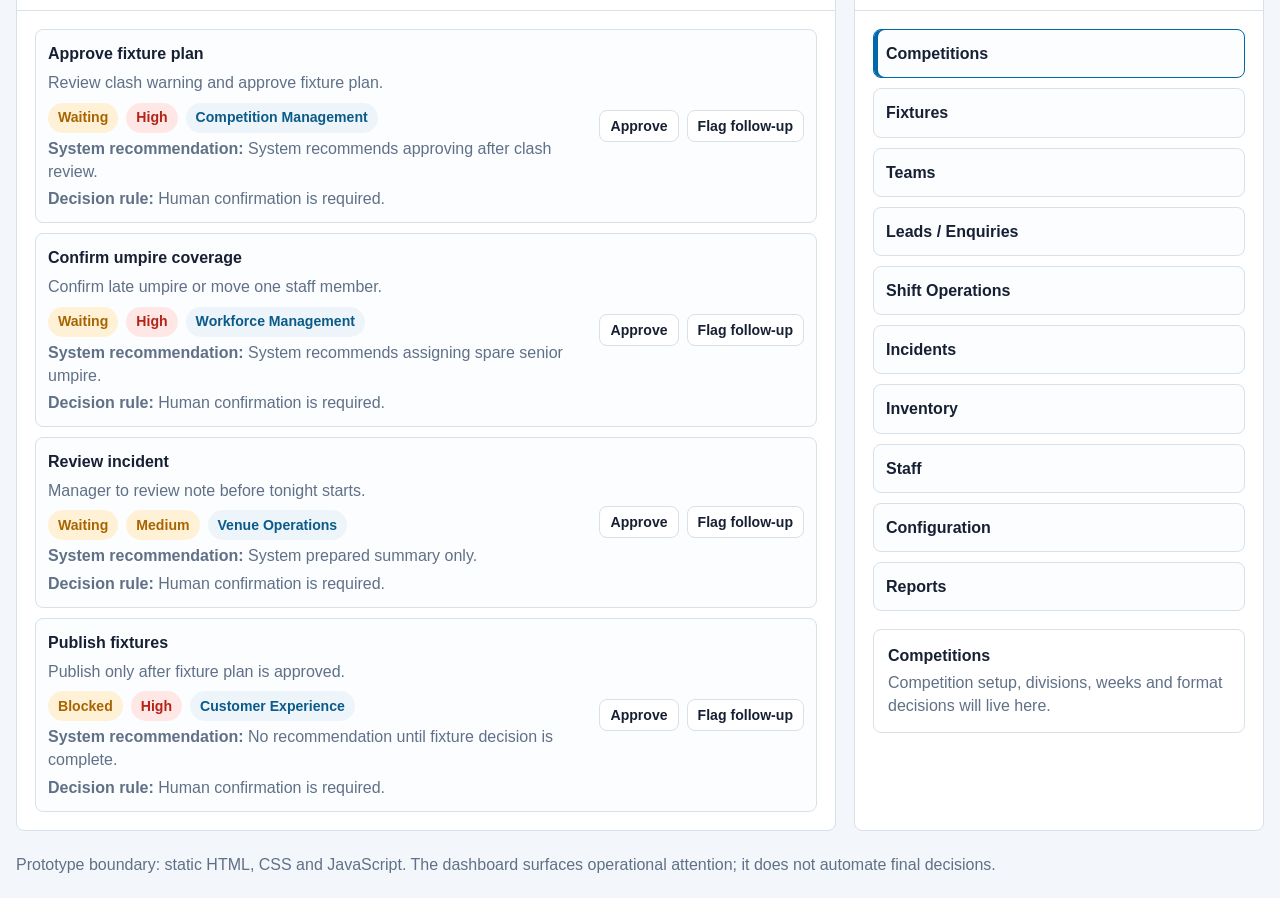
<file: sandboxes/operations-dashboard/index.html>
<!doctype html>
<html lang="en">
<head>
  <meta charset="utf-8">
  <meta name="viewport" content="width=device-width, initial-scale=1">
  <title>Total Sports Platform Operations Dashboard Prototype</title>
  <link rel="stylesheet" href="styles.css">
</head>
<body>
  <header class="app-header">
    <div>
      <p class="eyebrow">Venue command centre</p>
      <h1>Operations Dashboard</h1>
      <p class="intro">A static prototype focused on one daily question: what needs attention right now?</p>
    </div>
    <aside class="prototype-note">
      <strong>Working prototype</strong>
      <span>Dummy data only. No Spawtz, payments, real customer data or production authentication.</span>
    </aside>
  </header>

  <main>
    <section class="control-bar" aria-label="Dashboard selectors">
      <label>
        Venue
        <select id="venueSelect"></select>
      </label>
      <label>
        Day / Night
        <select id="daySelect"></select>
      </label>
      <button id="resetButton" type="button">Reset Dashboard</button>
    </section>

    <section class="headline" aria-live="polite">
      <div>
        <p class="eyebrow">Right now</p>
        <h2 id="headlineTitle">Loading</h2>
        <p id="headlineSummary"></p>
      </div>
      <div class="status-stack">
        <span id="readinessBadge" class="badge blocked">Needs review</span>
        <span id="attentionCount" class="badge">0 active items</span>
      </div>
    </section>

    <section class="dashboard-grid">
      <article class="zone zone-wide">
        <div class="zone-header">
          <div>
            <p class="eyebrow">Zone 1</p>
            <h2>Right Now</h2>
          </div>
          <span id="fixtureReadiness" class="badge"></span>
        </div>
        <div id="rightNowGrid" class="metric-grid"></div>
        <div id="alertList" class="item-list"></div>
      </article>

      <article class="zone">
        <div class="zone-header">
          <div>
            <p class="eyebrow">Zone 2</p>
            <h2>Trends</h2>
          </div>
        </div>
        <div id="trendList" class="trend-list"></div>
      </article>

      <article class="zone zone-wide">
        <div class="zone-header">
          <div>
            <p class="eyebrow">Zone 3</p>
            <h2>Decisions Waiting</h2>
          </div>
          <span class="badge">Humans decide</span>
        </div>
        <div id="decisionList" class="decision-list"></div>
      </article>

      <article class="zone">
        <div class="zone-header">
          <div>
            <p class="eyebrow">Zone 4</p>
            <h2>Quick Pathways</h2>
          </div>
        </div>
        <div id="pathwayList" class="pathway-grid"></div>
        <div id="pathwayDetail" class="placeholder-panel">
          <strong>Select a pathway</strong>
          <p>Prototype panels show what will live in each future area.</p>
        </div>
      </article>
    </section>
  </main>

  <footer>
    <p>Prototype boundary: static HTML, CSS and JavaScript. The dashboard surfaces operational attention; it does not automate final decisions.</p>
  </footer>

  <script src="dashboard.js"></script>
</body>
</html>
</file>
<file: modules/styles.css>
﻿:root {
  --ink: #172033;
  --muted: #607086;
  --line: #d8e0e8;
  --paper: #ffffff;
  --soft: #f3f7fb;
  --dark: #0d1b2a;
  --blue: #0067a8;
  --green: #07803a;
  --amber: #b66a00;
  --red: #b42318;
}

* { box-sizing: border-box; }

body {
  margin: 0;
  color: var(--ink);
  background: var(--soft);
  font-family: Arial, Helvetica, sans-serif;
  line-height: 1.45;
}

header {
  padding: 34px 28px;
  color: white;
  background: var(--dark);
}

header a { color: #dceaf5; }

main {
  width: min(1180px, calc(100% - 28px));
  margin: 24px auto 42px;
}

h1 {
  margin: 0;
  font-size: clamp(2rem, 4vw, 3.4rem);
  line-height: 1.05;
}

h2 { margin: 0 0 8px; }
h3 { margin: 0 0 6px; }

p { margin-top: 8px; color: var(--muted); }

.back-link {
  display: inline-flex;
  margin-bottom: 18px;
  color: var(--blue);
  font-weight: 700;
  text-decoration: none;
}

.section {
  margin-top: 18px;
  padding: 18px;
  border: 1px solid var(--line);
  border-radius: 8px;
  background: var(--paper);
}

.grid {
  display: grid;
  grid-template-columns: repeat(3, minmax(0, 1fr));
  gap: 14px;
}

.card {
  padding: 16px;
  border: 1px solid var(--line);
  border-radius: 8px;
  background: #fff;
}

.metric {
  display: block;
  margin-top: 8px;
  color: var(--dark);
  font-size: 1.8rem;
  font-weight: 800;
}

.pill {
  display: inline-flex;
  align-items: center;
  min-height: 26px;
  padding: 3px 9px;
  border-radius: 999px;
  background: #e8f3ff;
  color: var(--blue);
  font-size: 0.85rem;
  font-weight: 700;
}

.pill.green { background: #e4f7e9; color: var(--green); }
.pill.amber { background: #fff1d7; color: var(--amber); }
.pill.red { background: #ffe7e4; color: var(--red); }

table {
  width: 100%;
  border-collapse: collapse;
  margin-top: 12px;
}

th, td {
  padding: 11px;
  border-bottom: 1px solid var(--line);
  text-align: left;
  vertical-align: top;
}

th {
  color: #4d5d6d;
  font-size: 0.82rem;
  letter-spacing: 0.08em;
  text-transform: uppercase;
}

.workflow {
  display: grid;
  grid-template-columns: repeat(4, minmax(0, 1fr));
  gap: 12px;
}

.step {
  padding: 14px;
  border-left: 5px solid var(--blue);
  border-radius: 8px;
  background: #f8fbff;
}

ul { color: var(--muted); }

@media (max-width: 900px) {
  .grid,
  .workflow {
    grid-template-columns: 1fr;
  }

  table,
  thead,
  tbody,
  th,
  td,
  tr {
    display: block;
  }

  th { display: none; }

  td {
    border-bottom: 0;
    padding: 8px 0;
  }

  tr {
    padding: 12px 0;
    border-bottom: 1px solid var(--line);
  }
}
</file>
<file: sandboxes/competition-workspace/styles.css>
:root {
  --ink: #172033;
  --muted: #607086;
  --line: #d8e0e8;
  --soft: #f3f7fb;
  --paper: #ffffff;
  --dark: #0d1b2a;
  --blue: #0067a8;
  --green: #168253;
  --amber: #a76400;
  --red: #b42318;
}

* {
  box-sizing: border-box;
}

body {
  margin: 0;
  color: var(--ink);
  background: var(--soft);
  font-family: Arial, Helvetica, sans-serif;
  line-height: 1.45;
}

button,
select {
  font: inherit;
}

.app-header {
  display: grid;
  grid-template-columns: minmax(0, 1fr) 320px;
  gap: 24px;
  align-items: end;
  padding: 32px;
  color: white;
  background: var(--dark);
}

.eyebrow {
  margin: 0 0 6px;
  color: #71bce8;
  font-size: 0.76rem;
  font-weight: 700;
  letter-spacing: 0.08em;
  text-transform: uppercase;
}

h1,
h2,
h3,
p {
  margin-top: 0;
}

h1 {
  margin-bottom: 10px;
  font-size: clamp(2rem, 4vw, 4rem);
  line-height: 1.05;
}

h2 {
  margin-bottom: 0;
  font-size: 1.25rem;
}

h3 {
  margin-bottom: 6px;
  font-size: 1rem;
}

.intro {
  max-width: 780px;
  margin-bottom: 0;
  color: #dceaf5;
}

.prototype-note {
  display: grid;
  gap: 6px;
  padding: 18px;
  border: 1px solid rgba(255, 255, 255, 0.24);
  border-radius: 8px;
  background: rgba(255, 255, 255, 0.08);
}

main,
footer {
  width: min(1500px, calc(100% - 32px));
  margin: 22px auto;
}

.controls,
.readiness,
.panel {
  border: 1px solid var(--line);
  border-radius: 8px;
  background: var(--paper);
}

.controls {
  display: grid;
  grid-template-columns: minmax(220px, 1fr) minmax(220px, 1fr) auto;
  gap: 14px;
  align-items: end;
  padding: 18px;
}

label {
  display: grid;
  gap: 6px;
  color: var(--muted);
  font-size: 0.86rem;
  font-weight: 700;
}

select,
button {
  min-height: 42px;
  border: 1px solid var(--line);
  border-radius: 8px;
  background: white;
  color: var(--ink);
}

select {
  padding: 0 12px;
}

button {
  padding: 0 14px;
  font-weight: 700;
  cursor: pointer;
}

button:hover {
  border-color: var(--blue);
}

.readiness {
  display: grid;
  grid-template-columns: minmax(0, 1fr) auto auto;
  gap: 18px;
  align-items: center;
  margin-top: 18px;
  padding: 18px;
}

.readiness p {
  margin: 8px 0 0;
  color: var(--muted);
}

.readiness-metrics {
  display: flex;
  flex-wrap: wrap;
  gap: 10px;
}

.readiness-metrics span,
.publish-badge,
.status-chip,
.tag {
  display: inline-flex;
  align-items: center;
  min-height: 30px;
  padding: 0 10px;
  border-radius: 999px;
  background: #edf5fb;
  color: #0b5a88;
  font-weight: 700;
}

.publish-badge.ready,
.status-chip.ready,
.tag.ok {
  background: #e8f7ef;
  color: var(--green);
}

.publish-badge.blocked,
.status-chip.blocked,
.tag.warn {
  background: #fff1d6;
  color: var(--amber);
}

.tag.danger {
  background: #ffe7e5;
  color: var(--red);
}

.workspace-grid {
  display: grid;
  grid-template-columns: minmax(0, 2fr) minmax(330px, 1fr);
  gap: 18px;
  margin-top: 18px;
}

.panel {
  min-width: 0;
  overflow: hidden;
}

.panel-wide {
  grid-column: span 1;
}

.panel-header {
  display: flex;
  justify-content: space-between;
  gap: 16px;
  align-items: center;
  padding: 16px 18px;
  border-bottom: 1px solid var(--line);
}

.card-grid {
  display: grid;
  grid-template-columns: repeat(3, minmax(0, 1fr));
  gap: 12px;
  padding: 18px;
}

.mini-card {
  padding: 14px;
  border: 1px solid var(--line);
  border-radius: 8px;
  background: #fbfdff;
}

.mini-card p {
  margin: 0;
  color: var(--muted);
}

.stack-list {
  display: grid;
  gap: 10px;
  padding: 18px;
}

.stack-item {
  padding: 12px;
  border: 1px solid var(--line);
  border-radius: 8px;
  background: #fbfdff;
}

.stack-item p {
  margin: 4px 0 0;
  color: var(--muted);
}

.table-wrap {
  overflow-x: auto;
}

table {
  width: 100%;
  min-width: 920px;
  border-collapse: collapse;
}

th,
td {
  padding: 12px 14px;
  border-bottom: 1px solid var(--line);
  text-align: left;
  vertical-align: top;
}

th {
  background: #f8fafc;
  color: var(--muted);
  font-size: 0.76rem;
  letter-spacing: 0.08em;
  text-transform: uppercase;
}

td strong {
  display: block;
}

.subtext {
  display: block;
  margin-top: 3px;
  color: var(--muted);
  font-size: 0.86rem;
}

.inline-actions {
  display: flex;
  flex-wrap: wrap;
  gap: 8px;
}

.inline-actions button,
.small-button {
  min-height: 32px;
  padding: 0 10px;
  font-size: 0.88rem;
}

.clash-builder {
  display: grid;
  grid-template-columns: 1fr;
  gap: 10px;
  padding: 18px 18px 0;
}

.accepted {
  opacity: 0.64;
}

footer {
  color: var(--muted);
}

@media (max-width: 1050px) {
  .app-header,
  .controls,
  .readiness,
  .workspace-grid,
  .card-grid {
    grid-template-columns: 1fr;
  }
}
</file>
<file: sandboxes/fixture-planning/styles.css>
:root {
  --ink: #142033;
  --muted: #5d6b7c;
  --line: #d8e0e8;
  --paper: #ffffff;
  --soft: #f5f8fb;
  --brand: #0067a8;
  --brand-dark: #0c263f;
  --ok: #167a4a;
  --warn: #a66300;
  --danger: #b42318;
}

* {
  box-sizing: border-box;
}

body {
  margin: 0;
  background: var(--soft);
  color: var(--ink);
  font-family: Arial, Helvetica, sans-serif;
  line-height: 1.45;
}

.site-header {
  display: grid;
  grid-template-columns: minmax(0, 1fr) 320px;
  gap: 24px;
  align-items: end;
  padding: 32px;
  background: var(--brand-dark);
  color: white;
}

.eyebrow,
.status-label {
  margin: 0 0 6px;
  color: #9fd0f4;
  font-size: 0.78rem;
  font-weight: 700;
  letter-spacing: 0.08em;
  text-transform: uppercase;
}

h1,
h2,
h3 {
  margin: 0;
  line-height: 1.15;
}

h1 {
  font-size: clamp(2rem, 5vw, 4rem);
}

h2 {
  font-size: 1.35rem;
}

h3 {
  font-size: 1rem;
}

.intro {
  max-width: 760px;
  margin: 12px 0 0;
  color: #dceaf5;
  font-size: 1.05rem;
}

.status-card {
  display: grid;
  gap: 6px;
  padding: 18px;
  border: 1px solid rgba(255, 255, 255, 0.22);
  border-radius: 8px;
  background: rgba(255, 255, 255, 0.08);
}

main {
  width: min(1440px, calc(100% - 32px));
  margin: 24px auto 48px;
}

.review-panel,
.summary-grid,
.detail-grid,
.fixture-section,
.validation-section {
  border: 1px solid var(--line);
  border-radius: 8px;
  background: var(--paper);
}

.review-panel {
  display: grid;
  grid-template-columns: minmax(0, 1fr) minmax(260px, 420px);
  gap: 24px;
  padding: 20px;
}

.review-panel p,
.card p,
.object-list {
  margin: 8px 0 0;
  color: var(--muted);
}

.question-list,
.object-list,
.rule-list,
.warning-list,
.validation-list {
  margin: 0;
  padding-left: 18px;
}

.scenario-tabs {
  display: flex;
  flex-wrap: wrap;
  gap: 10px;
  margin: 20px 0;
}

.tab {
  min-height: 42px;
  padding: 0 16px;
  border: 1px solid var(--line);
  border-radius: 8px;
  background: var(--paper);
  color: var(--ink);
  font-weight: 700;
  cursor: pointer;
}

.tab.is-active {
  border-color: var(--brand);
  background: var(--brand);
  color: white;
}

.scenario-header {
  display: grid;
  grid-template-columns: minmax(0, 1fr) 280px;
  gap: 20px;
  align-items: stretch;
  padding: 24px;
  border-radius: 8px 8px 0 0;
  background: var(--paper);
  border: 1px solid var(--line);
}

.scenario-header p {
  margin: 8px 0 0;
  color: var(--muted);
}

.review-status {
  display: grid;
  gap: 6px;
  padding: 16px;
  border-radius: 8px;
  background: #fff7e6;
  border: 1px solid #ffd58a;
}

.pill-row {
  display: flex;
  flex-wrap: wrap;
  gap: 8px;
  margin-top: 14px;
}

.pill {
  display: inline-flex;
  align-items: center;
  min-height: 28px;
  padding: 0 10px;
  border-radius: 999px;
  background: #eaf4fb;
  color: #0d4d78;
  font-size: 0.86rem;
  font-weight: 700;
}

.pill.ok {
  background: #e8f7ef;
  color: var(--ok);
}

.pill.warn {
  background: #fff0d3;
  color: var(--warn);
}

.summary-grid {
  display: grid;
  grid-template-columns: repeat(4, minmax(0, 1fr));
  border-top: 0;
  border-radius: 0 0 8px 8px;
}

.summary-item {
  padding: 18px;
  border-right: 1px solid var(--line);
}

.summary-item:last-child {
  border-right: 0;
}

.summary-item span,
.card-label {
  display: block;
  color: var(--muted);
  font-size: 0.78rem;
  font-weight: 700;
  letter-spacing: 0.08em;
  text-transform: uppercase;
}

.summary-item strong {
  display: block;
  margin-top: 6px;
  font-size: 1.2rem;
}

.detail-grid {
  display: grid;
  grid-template-columns: repeat(3, minmax(0, 1fr));
  gap: 0;
  margin-top: 20px;
  overflow: hidden;
}

.card {
  min-height: 190px;
  padding: 18px;
  border-right: 1px solid var(--line);
  border-bottom: 1px solid var(--line);
}

.card:nth-child(3n) {
  border-right: 0;
}

.card:nth-last-child(-n + 3) {
  border-bottom: 0;
}

.card h3 {
  margin-top: 4px;
}

.object-list li,
.rule-list li,
.warning-list li,
.validation-list li {
  margin-top: 8px;
}

.fixture-section {
  margin-top: 20px;
  overflow: hidden;
}

.section-heading {
  display: flex;
  justify-content: space-between;
  gap: 16px;
  align-items: center;
  padding: 18px;
  background: var(--brand-dark);
  color: white;
}

.fixture-table {
  width: 100%;
  border-collapse: collapse;
  background: white;
}

.fixture-table th,
.fixture-table td {
  padding: 12px 14px;
  border-top: 1px solid var(--line);
  text-align: left;
  vertical-align: top;
}

.fixture-table th {
  background: #f8fafc;
  color: var(--muted);
  font-size: 0.78rem;
  letter-spacing: 0.08em;
  text-transform: uppercase;
}

.fixture-table strong {
  display: block;
}

.team-note {
  color: var(--muted);
  font-size: 0.88rem;
}

.rule-status {
  display: inline-flex;
  margin-top: 4px;
  padding: 2px 8px;
  border-radius: 999px;
  background: #e8f7ef;
  color: var(--ok);
  font-weight: 700;
  font-size: 0.8rem;
}

.rule-status.warn {
  background: #fff0d3;
  color: var(--warn);
}

.validation-section {
  margin-top: 20px;
  padding: 18px;
}

footer {
  width: min(1440px, calc(100% - 32px));
  margin: 0 auto 28px;
  color: var(--muted);
}

@media (max-width: 900px) {
  .site-header,
  .review-panel,
  .scenario-header,
  .summary-grid,
  .detail-grid {
    grid-template-columns: 1fr;
  }

  .summary-item,
  .card {
    border-right: 0;
  }

  .summary-item,
  .card:not(:last-child) {
    border-bottom: 1px solid var(--line);
  }

  .fixture-section {
    overflow-x: auto;
  }

  .fixture-table {
    min-width: 900px;
  }
}
</file>
<file: sandboxes/operations-dashboard/styles.css>
:root {
  --ink: #172033;
  --muted: #607086;
  --line: #d8e0e8;
  --paper: #ffffff;
  --soft: #f3f7fb;
  --dark: #0d1b2a;
  --blue: #0067a8;
  --green: #168253;
  --amber: #a76400;
  --red: #b42318;
}

* {
  box-sizing: border-box;
}

body {
  margin: 0;
  color: var(--ink);
  background: var(--soft);
  font-family: Arial, Helvetica, sans-serif;
  line-height: 1.45;
}

button,
select {
  font: inherit;
}

.app-header {
  display: grid;
  grid-template-columns: minmax(0, 1fr) 340px;
  gap: 24px;
  align-items: end;
  padding: 32px;
  color: white;
  background: var(--dark);
}

.eyebrow {
  margin: 0 0 6px;
  color: #72bce8;
  font-size: 0.76rem;
  font-weight: 700;
  letter-spacing: 0.08em;
  text-transform: uppercase;
}

h1,
h2,
h3,
p {
  margin-top: 0;
}

h1 {
  margin-bottom: 10px;
  font-size: clamp(2rem, 4vw, 4rem);
  line-height: 1.05;
}

h2 {
  margin-bottom: 0;
  font-size: 1.25rem;
}

h3 {
  margin-bottom: 6px;
  font-size: 1rem;
}

.intro {
  max-width: 760px;
  margin-bottom: 0;
  color: #dceaf5;
}

.prototype-note {
  display: grid;
  gap: 6px;
  padding: 18px;
  border: 1px solid rgba(255, 255, 255, 0.24);
  border-radius: 8px;
  background: rgba(255, 255, 255, 0.08);
}

main,
footer {
  width: min(1500px, calc(100% - 32px));
  margin: 22px auto;
}

.control-bar,
.headline,
.zone,
.placeholder-panel {
  border: 1px solid var(--line);
  border-radius: 8px;
  background: var(--paper);
}

.control-bar {
  display: grid;
  grid-template-columns: minmax(220px, 1fr) minmax(220px, 1fr) auto;
  gap: 14px;
  align-items: end;
  padding: 18px;
}

label {
  display: grid;
  gap: 6px;
  color: var(--muted);
  font-size: 0.86rem;
  font-weight: 700;
}

select,
button {
  min-height: 42px;
  border: 1px solid var(--line);
  border-radius: 8px;
  background: white;
  color: var(--ink);
}

select {
  padding: 0 12px;
}

button {
  padding: 0 14px;
  font-weight: 700;
  cursor: pointer;
}

button:hover {
  border-color: var(--blue);
}

.headline {
  display: grid;
  grid-template-columns: minmax(0, 1fr) auto;
  gap: 18px;
  align-items: center;
  margin-top: 18px;
  padding: 18px;
}

.headline p {
  margin: 8px 0 0;
  color: var(--muted);
}

.status-stack {
  display: flex;
  flex-wrap: wrap;
  gap: 10px;
  justify-content: flex-end;
}

.badge,
.tag {
  display: inline-flex;
  align-items: center;
  min-height: 30px;
  padding: 0 10px;
  border-radius: 999px;
  background: #edf5fb;
  color: #0b5a88;
  font-size: 0.88rem;
  font-weight: 700;
}

.badge.ready,
.tag.ready {
  background: #e8f7ef;
  color: var(--green);
}

.badge.blocked,
.tag.warn {
  background: #fff1d6;
  color: var(--amber);
}

.tag.danger {
  background: #ffe7e5;
  color: var(--red);
}

.dashboard-grid {
  display: grid;
  grid-template-columns: minmax(0, 2fr) minmax(340px, 1fr);
  gap: 18px;
  margin-top: 18px;
}

.zone {
  min-width: 0;
  overflow: hidden;
}

.zone-header {
  display: flex;
  justify-content: space-between;
  gap: 16px;
  align-items: center;
  padding: 16px 18px;
  border-bottom: 1px solid var(--line);
}

.metric-grid {
  display: grid;
  grid-template-columns: repeat(4, minmax(0, 1fr));
  border-bottom: 1px solid var(--line);
}

.metric {
  min-height: 104px;
  padding: 16px;
  border-right: 1px solid var(--line);
}

.metric:nth-child(4n) {
  border-right: 0;
}

.metric span {
  display: block;
  color: var(--muted);
  font-size: 0.76rem;
  font-weight: 700;
  letter-spacing: 0.08em;
  text-transform: uppercase;
}

.metric strong {
  display: block;
  margin-top: 8px;
  font-size: 1.5rem;
}

.metric p {
  margin: 6px 0 0;
  color: var(--muted);
}

.item-list,
.trend-list,
.decision-list,
.pathway-grid {
  display: grid;
  gap: 10px;
  padding: 18px;
}

.item,
.trend,
.decision,
.pathway {
  padding: 12px;
  border: 1px solid var(--line);
  border-radius: 8px;
  background: #fbfdff;
}

.item p,
.trend p,
.decision p,
.placeholder-panel p {
  margin: 4px 0 0;
  color: var(--muted);
}

.trend {
  display: grid;
  grid-template-columns: 1fr auto;
  gap: 12px;
  align-items: center;
}

.trend-value {
  font-weight: 700;
}

.trend-value.up {
  color: var(--green);
}

.trend-value.down {
  color: var(--red);
}

.decision {
  display: grid;
  grid-template-columns: minmax(0, 1fr) auto;
  gap: 12px;
  align-items: center;
}

.decision-meta {
  display: flex;
  flex-wrap: wrap;
  gap: 8px;
  margin-top: 8px;
}

.decision-actions {
  display: flex;
  flex-wrap: wrap;
  gap: 8px;
  justify-content: flex-end;
}

.small-button {
  min-height: 32px;
  padding: 0 10px;
  font-size: 0.88rem;
}

.pathway {
  width: 100%;
  text-align: left;
}

.pathway.active {
  border-color: var(--blue);
  box-shadow: inset 4px 0 0 var(--blue);
}

.placeholder-panel {
  margin: 0 18px 18px;
  padding: 14px;
}

.resolved {
  opacity: 0.62;
}

footer {
  color: var(--muted);
}

@media (max-width: 1050px) {
  .app-header,
  .control-bar,
  .headline,
  .dashboard-grid,
  .metric-grid,
  .decision {
    grid-template-columns: 1fr;
  }

  .metric {
    border-right: 0;
    border-bottom: 1px solid var(--line);
  }

  .status-stack,
  .decision-actions {
    justify-content: flex-start;
  }
}
</file>
